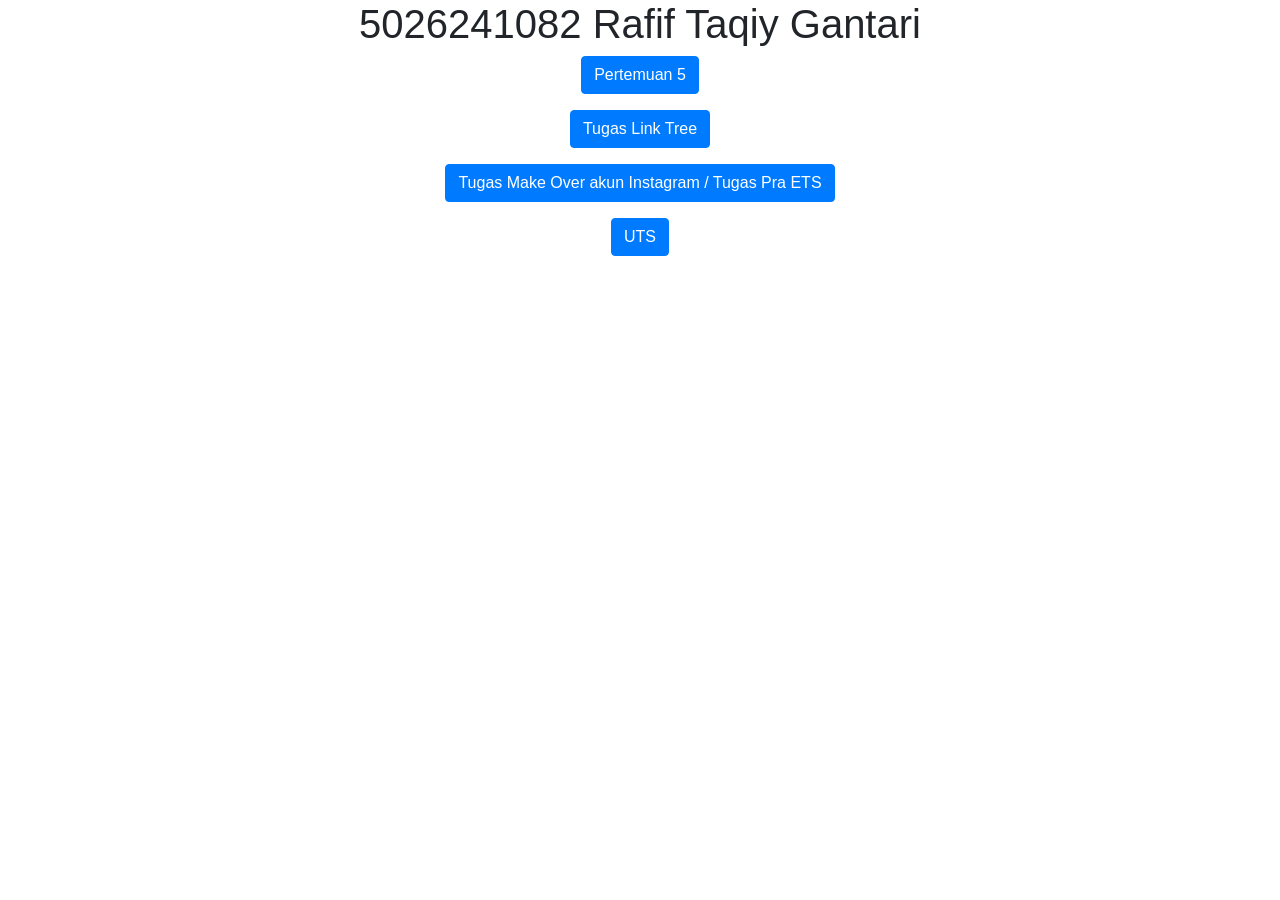
<file: index.html>
<!doctype html>
<html lang="en">
  <head>
    <title>5026241082</title>
    <meta charset="utf-8" />
    <meta name="viewport" content="width=device-width, initial-scale=1" />
    <link
      rel="stylesheet"
      href="https://cdn.jsdelivr.net/npm/bootstrap@4.6.2/dist/css/bootstrap.min.css"
    />
    <script src="https://cdn.jsdelivr.net/npm/jquery@3.7.1/dist/jquery.slim.min.js"></script>
    <script src="https://cdn.jsdelivr.net/npm/popper.js@1.16.1/dist/umd/popper.min.js"></script>
    <script src="https://cdn.jsdelivr.net/npm/bootstrap@4.6.2/dist/js/bootstrap.bundle.min.js"></script>
  </head>

  <body>
    <div class="container">
        <center>
            <h1>5026241082 Rafif Taqiy Gantari</h1>
            <p>
                <a href="/pertemuan5.html" target="_blank" class="btn btn-primary">
                    Pertemuan 5
                </a>
            </p>
            <p> 
                <a href="/linktree.html" target="_blank" class="btn btn-primary">
                    Tugas Link Tree
                </a>
            </p>
            <p>
                <a href="/tugas_ets.html" target="_blank" class="btn btn-primary">
                    Tugas Make Over akun Instagram / Tugas Pra ETS
                </a>
            </p>
            <p>
                <a href="/5026241082_RafifTaqiyGantari.html" target="_blank" class="btn btn-primary">
                    UTS
                </a>
            </p>
        </center>
    </div>
  </body>
</html>
</file>
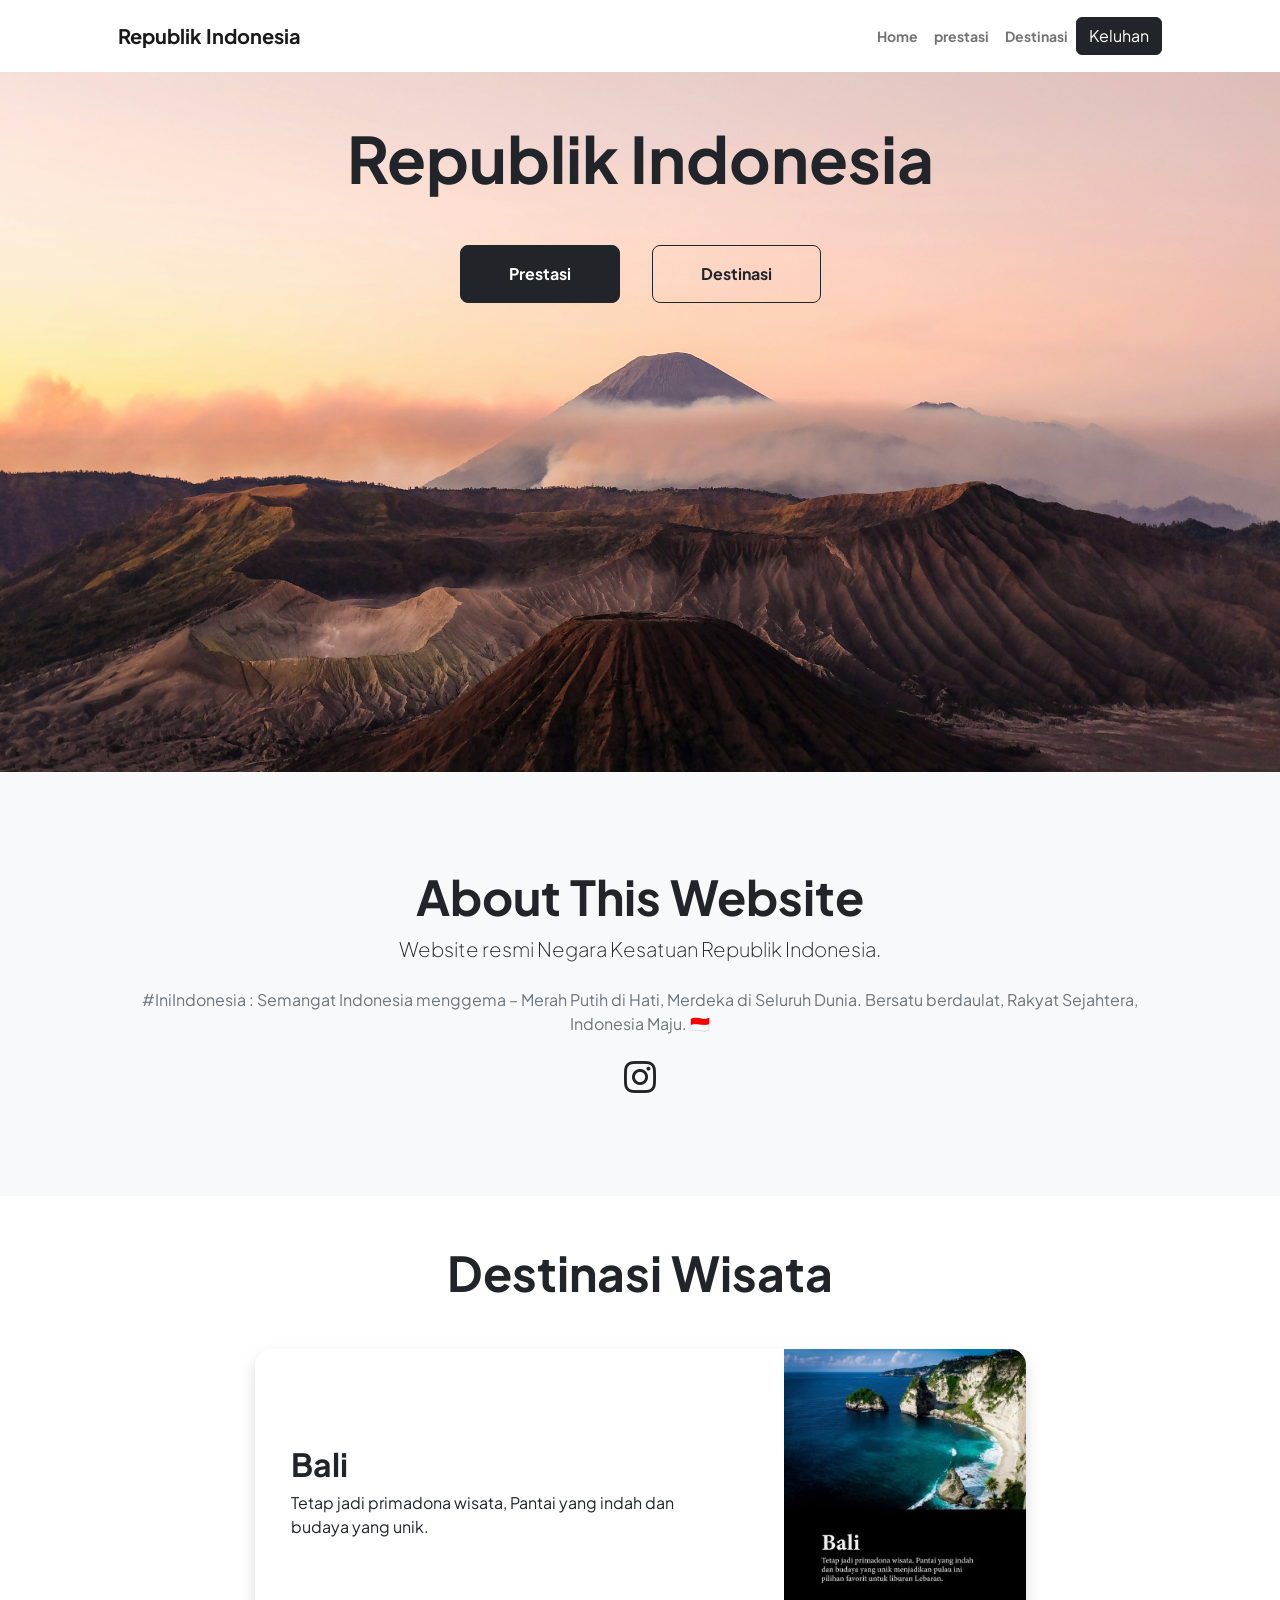
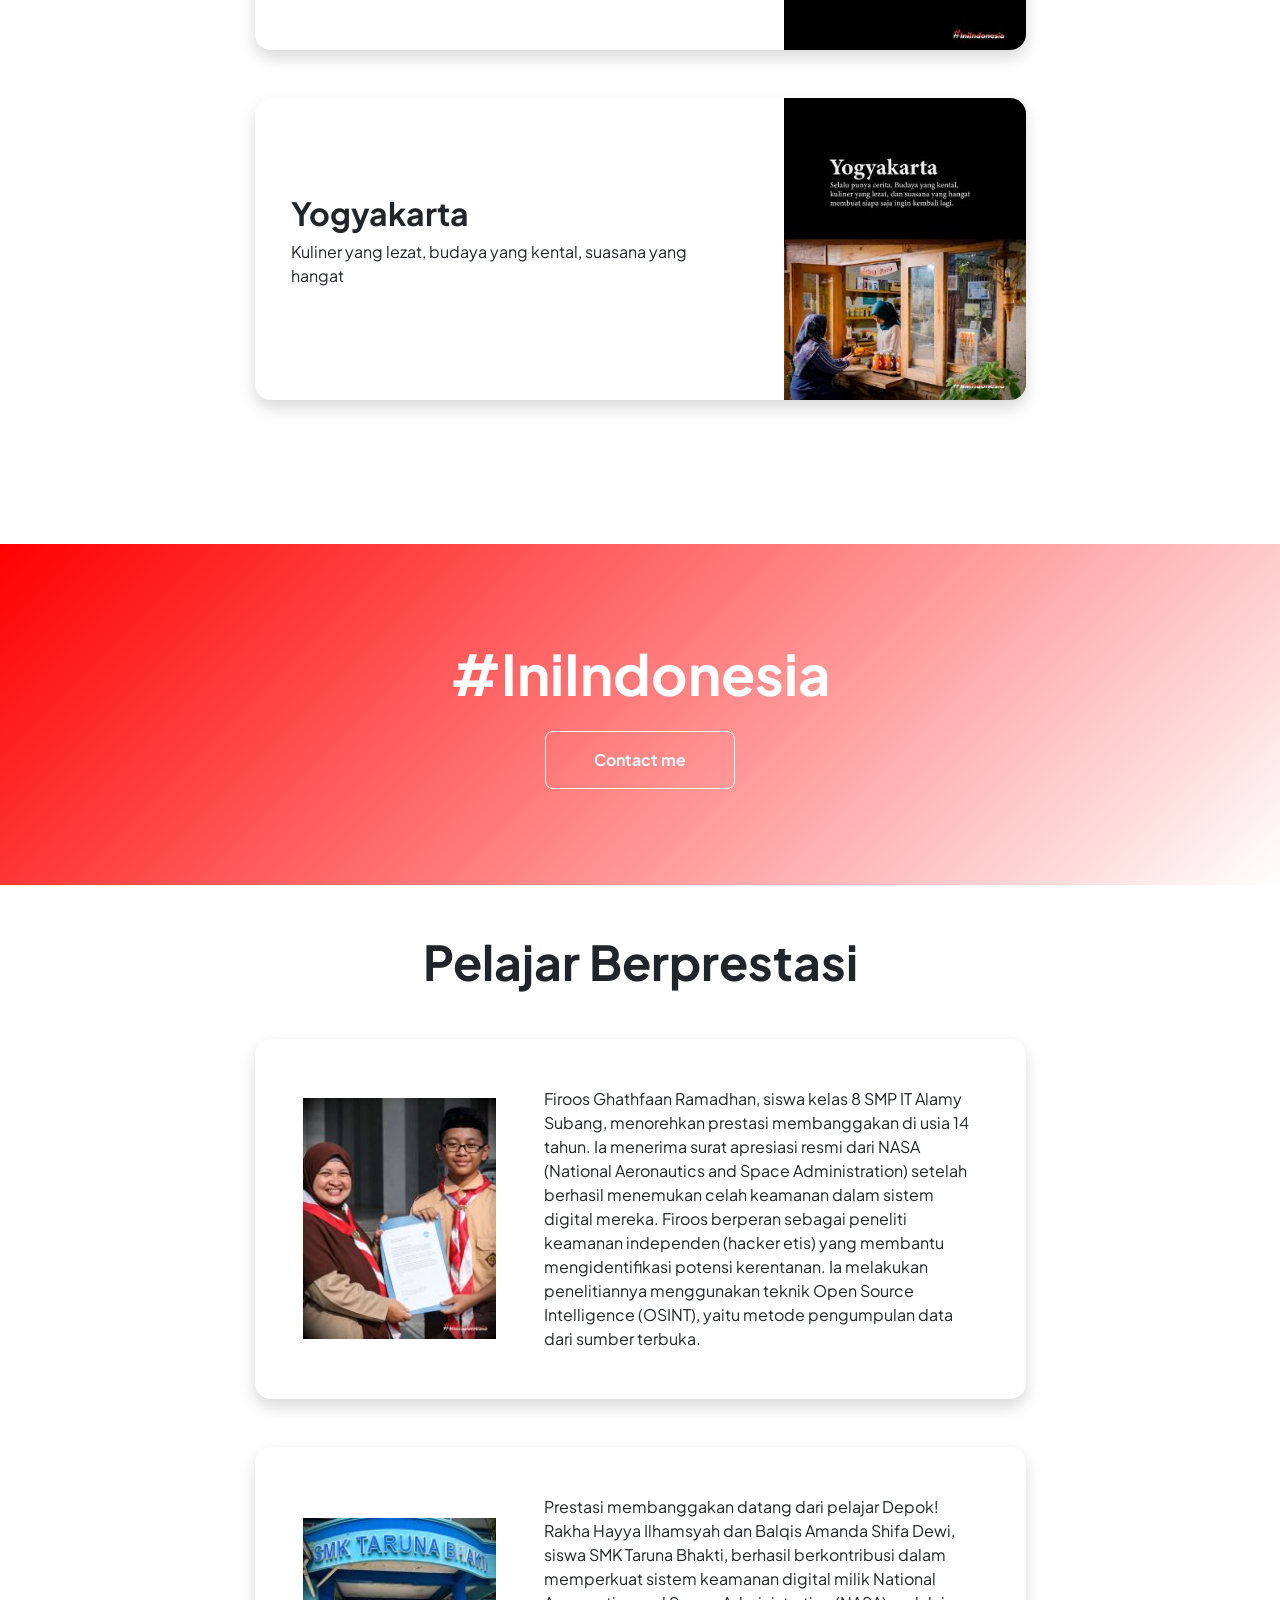
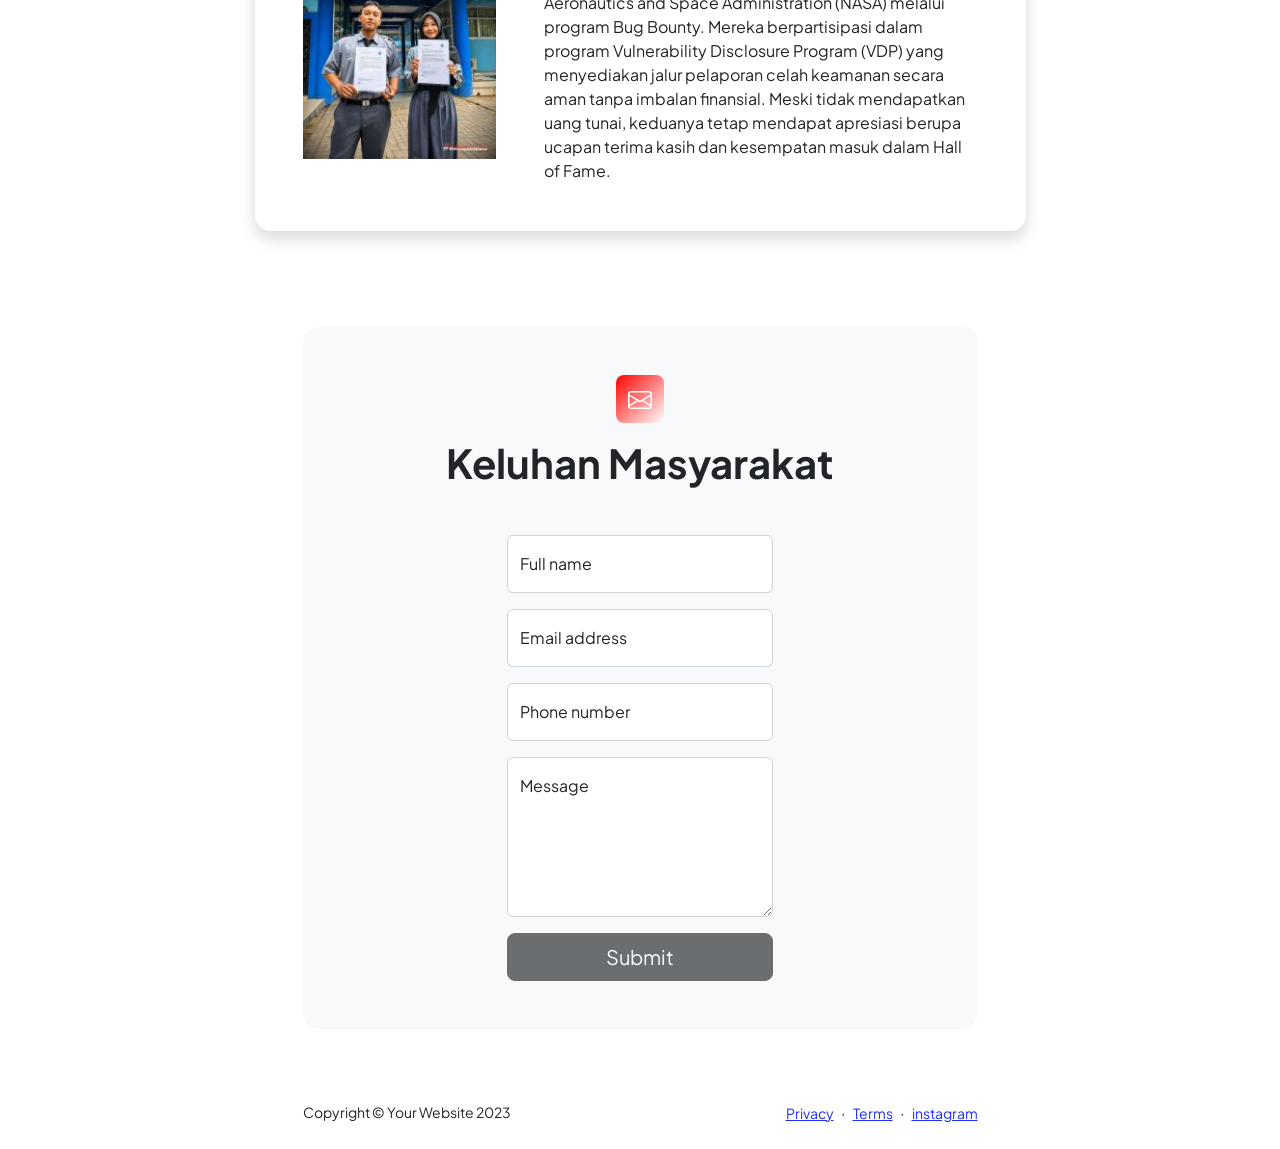
<file: 5026241082_RafifTaqiyGantari.html>
<!DOCTYPE html>
<html lang="en">

<head>
    <meta charset="utf-8" />
    <meta name="viewport" content="width=device-width, initial-scale=1, shrink-to-fit=no" />
    <meta name="description" content="" />
    <meta name="author" content="" />
    <title>Republik Indonesia</title>
    <!-- Favicon-->
    <link rel="icon" type="image/x-icon" href="assets/img-ets/flag.png" />
    <!-- Custom Google font-->
    <link rel="preconnect" href="https://fonts.googleapis.com" />
    <link rel="preconnect" href="https://fonts.gstatic.com" crossorigin />
    <link
        href="https://fonts.googleapis.com/css2?family=Plus+Jakarta+Sans:wght@100;200;300;400;500;600;700;800;900&amp;display=swap"
        rel="stylesheet" />
    <!-- Bootstrap icons-->
    <link href="https://cdn.jsdelivr.net/npm/bootstrap-icons@1.8.1/font/bootstrap-icons.css" rel="stylesheet" />
    <!-- Core theme CSS (includes Bootstrap)-->
    <link href="css/styles.css" rel="stylesheet" />
</head>

<body class="d-flex flex-column h-100">
    <main class="flex-shrink-0">
        <!-- Navigation-->
        <nav class="navbar navbar-expand-lg navbar-light bg-white py-3">
            <div class="container px-5">
                <a class="navbar-brand" href="index.html"><span class="fw-bolder text-primary">Republik
                        Indonesia</span></a>
                <button class="navbar-toggler" type="button" data-bs-toggle="collapse"
                    data-bs-target="#navbarSupportedContent" aria-controls="navbarSupportedContent"
                    aria-expanded="false" aria-label="Toggle navigation"><span
                        class="navbar-toggler-icon"></span></button>
                <div class="collapse navbar-collapse" id="navbarSupportedContent">
                    <ul class="navbar-nav ms-auto mb-2 mb-lg-0 small fw-bolder">
                        <li class="nav-item"><a class="nav-link" href="#">Home</a></li>
                        <li class="nav-item"><a class="nav-link" href="#prestasi">prestasi</a></li>
                        <li class="nav-item"><a class="nav-link" href="#project">Destinasi</a></li>
                        <li class="nav-item d-sm-none"><a class="nav-link" href="#keluhan">Keluhan</a></li>
                    </ul>
                </div>
                <div class="btn btn-dark d-none d-sm-block">
                    <a class="nav-link" href="#keluhan">Keluhan</a>
                </div>
            </div>
        </nav>
        <!-- Header-->
        <header class="py-5"
            style="background-image: url('assets/img/hero-bg.jpg'); height:700px; background-size:cover;">
            <div class="container px-5 pb-5">
                <div class="row gx-5 align-items-center">
                    <div class="col-xxl-5">
                        <!-- Header text content-->
                        <div class="text-center text-xxl-start">
                            <!-- <div class="fs-3 fw-light text-muted"></div> -->
                            <h1 class="display-3 fw-bolder mb-5"><span class=" d-inline">Republik
                                    Indonesia</span></h1>
                            <div
                                class="d-grid gap-3 d-sm-flex justify-content-sm-center justify-content-xxl-start mb-3">
                                <a class="btn btn-dark btn-lg px-5 py-3 me-sm-3 fs-6 fw-bolder"
                                    href="#prestasi">Prestasi</a>
                                <a class="btn btn-outline-dark btn-lg px-5 py-3 fs-6 fw-bolder"
                                    href="#project">Destinasi</a>
                            </div>
                        </div>
                    </div>
                    <div class="col-xxl-7">
                        <!-- Header profile picture-->
                        <div class="d-flex justify-content-center mt-5 mt-xxl-0">
                            <div class="profile">
                                <!-- TIP: For best results, use a photo with a transparent background like the demo example below-->
                                <!-- Watch a tutorial on how to do this on YouTube (link)-->
                                <!-- <img class="profile-img" src="assets/profile.png" alt="..." /> -->
                            </div>
                        </div>
                    </div>
                </div>
            </div>
            </div>
        </header>
        <!-- About Section-->
        <section class="bg-light py-5">
            <div class="container px-5">
                <div class="row gx-5 justify-content-center">
                    <div class="col-xxl-8">
                        <div class="text-center my-5">
                            <h2 class="display-5 fw-bolder"><span class="text-dark d-inline">About This Website</span>
                            </h2>
                            <p class="lead fw-light mb-4">Website resmi Negara Kesatuan Republik Indonesia.</p>
                            <p class="text-muted">#IniIndonesia : Semangat Indonesia menggema – Merah Putih di Hati,
                                Merdeka di Seluruh Dunia. Bersatu berdaulat, Rakyat Sejahtera, Indonesia Maju. 🇮🇩</p>
                            <div class="d-flex justify-content-center fs-2 gap-4">
                                <a class="text-dark" href="https://www.instagram.com/republikindonesia/"><i
                                        class="bi bi-instagram"></i></a>
                            </div>
                        </div>
                    </div>
                </div>
            </div>
        </section>

    </main>
    <!-- Projects Section-->
    <section class="py-5" id="project">
        <div class="container px-5 mb-5">
            <div class="text-center mb-5">
                <h1 class="display-5 fw-bolder mb-0"><span class="text-dark d-inline">Destinasi Wisata</span></h1>
            </div>
            <div class="row gx-5 justify-content-center">
                <div class="col-lg-11 col-xl-9 col-xxl-8">
                    <!-- Project Card 1-->
                    <div class="card shadow border-0 rounded-4 mb-5 overflow-hidden">
                        <div class="card-body p-0">
                            <div class="row align-items-center">
                                <div class="col-lg-8 p-5">
                                    <h2 class="fw-bolder">Bali</h2>
                                    <p>Tetap jadi primadona wisata, Pantai yang indah dan budaya yang unik.</p>
                                </div>
                                <div class="col text-lg-start mb-4 mb-lg-0">
                                    <img class="img-fluid" src="assets/img-ets/bali.jpg" alt="">
                                </div>
                            </div>
                        </div>
                    </div>
                    <!-- Project Card 2-->
                    <div class="card shadow border-0 rounded-4 mb-5 overflow-hidden">
                        <div class="card-body p-0">
                            <div class="row align-items-center">
                                <div class="col-md-8 p-5">
                                    <h2 class="fw-bolder">Yogyakarta</h2>
                                    <p>Kuliner yang lezat, budaya yang kental, suasana yang hangat</p>
                                </div>
                                <div class="col text-lg-start mb-4 mb-lg-0">
                                    <img class="img-fluid" src="assets/img-ets/yogyakarta.jpg" alt="">
                                </div>
                            </div>
                        </div>
                    </div>
                </div>
            </div>
        </div>
    </section>
    <section class="py-5 bg-gradient-primary-to-secondary text-white">
        <div class="container px-5 my-5">
            <div class="text-center">
                <h2 class="display-4 fw-bolder mb-4">#IniIndonesia</h2>
                <a class="btn btn-outline-light btn-lg px-5 py-3 fs-6 fw-bolder" href="contact.html">Contact me</a>
            </div>
        </div>
    </section>
    <div class="container px-5 my-5" id="prestasi">
        <div class="text-center mb-5">
            <h1 class="display-5 fw-bolder mb-0"><span class="text-dark d-inline">Pelajar Berprestasi</span></h1>
        </div>
        <div class="row gx-5 justify-content-center">
            <div class="col-lg-11 col-xl-9 col-xxl-8">
                <!-- Experience Section-->
                <section>
                    <!-- Experience Card 1-->
                    <div class="card shadow border-0 rounded-4 mb-5">
                        <div class="card-body p-5">
                            <div class="row align-items-center gx-5">
                                <div class="col text-center text-lg-start mb-4 mb-lg-0">
                                    <img class="img-fluid" src="assets/img-ets/firoos.jpg" alt="">
                                </div>
                                <div class="col-lg-8">
                                    <div>Firoos Ghathfaan Ramadhan, siswa kelas 8 SMP IT Alamy Subang, menorehkan
                                        prestasi membanggakan di usia 14 tahun. Ia menerima surat apresiasi resmi dari
                                        NASA (National Aeronautics and Space Administration) setelah berhasil menemukan
                                        celah keamanan dalam sistem digital mereka.

                                        Firoos berperan sebagai peneliti keamanan independen (hacker etis) yang membantu
                                        mengidentifikasi potensi kerentanan. Ia melakukan penelitiannya menggunakan
                                        teknik Open Source Intelligence (OSINT), yaitu metode pengumpulan data dari
                                        sumber terbuka.</div>
                                </div>
                            </div>
                        </div>
                    </div>
                    <!-- Experience Card 2-->
                    <div class="card shadow border-0 rounded-4 mb-5">
                        <div class="card-body p-5">
                            <div class="row align-items-center gx-5">
                                <div class="col text-center text-lg-start mb-4 mb-lg-0">
                                    <!-- <div class="text-primary fw-bolder mb-2">2026</div>
                                        <div class="small fw-bolder">Rakha Hayya Ilhamsyah dan Balqis Amanda Shifa Dewi</div> -->
                                    <img class="img-fluid" src="assets/img-ets/taruna.jpg" alt="">

                                </div>
                                <div class="col-lg-8">
                                    <div>Prestasi membanggakan datang dari pelajar Depok! Rakha Hayya Ilhamsyah dan
                                        Balqis Amanda Shifa Dewi, siswa SMK Taruna Bhakti, berhasil berkontribusi dalam
                                        memperkuat sistem keamanan digital milik National Aeronautics and Space
                                        Administration (NASA) melalui program Bug Bounty.

                                        Mereka berpartisipasi dalam program Vulnerability Disclosure Program (VDP) yang
                                        menyediakan jalur pelaporan celah keamanan secara aman tanpa imbalan finansial.
                                        Meski tidak mendapatkan uang tunai, keduanya tetap mendapat apresiasi berupa
                                        ucapan terima kasih dan kesempatan masuk dalam Hall of Fame.</div>
                                </div>
                            </div>
                        </div>
                    </div>
                </section>

                <section class="py-5" id="keluhan">
                    <div class="container px-5">
                        <!-- Contact form-->
                        <div class="bg-light rounded-4 py-5 px-4 px-md-5">
                            <div class="text-center mb-5">
                                <div
                                    class="feature bg-primary bg-gradient-primary-to-secondary text-white rounded-3 mb-3">
                                    <i class="bi bi-envelope"></i>
                                </div>
                                <h1 class="fw-bolder">Keluhan Masyarakat</h1>
                            </div>
                            <div class="row gx-5 justify-content-center">
                                <div class="col-lg-8 col-xl-6">
                                    <!-- * * * * * * * * * * * * * * *-->
                                    <!-- * * SB Forms Contact Form * *-->
                                    <!-- * * * * * * * * * * * * * * *-->
                                    <!-- This form is pre-integrated with SB Forms.-->
                                    <!-- To make this form functional, sign up at-->
                                    <!-- https://startbootstrap.com/solution/contact-forms-->
                                    <!-- to get an API token!-->
                                    <form id="contactForm" data-sb-form-api-token="API_TOKEN">
                                        <!-- Name input-->
                                        <div class="form-floating mb-3">
                                            <input class="form-control" id="name" type="text"
                                                placeholder="Enter your name..." data-sb-validations="required" />
                                            <label for="name">Full name</label>
                                            <div class="invalid-feedback" data-sb-feedback="name:required">A name is
                                                required.</div>
                                        </div>
                                        <!-- Email address input-->
                                        <div class="form-floating mb-3">
                                            <input class="form-control" id="email" type="email"
                                                placeholder="name@example.com" data-sb-validations="required,email" />
                                            <label for="email">Email address</label>
                                            <div class="invalid-feedback" data-sb-feedback="email:required">An email is
                                                required.</div>
                                            <div class="invalid-feedback" data-sb-feedback="email:email">Email is not
                                                valid.</div>
                                        </div>
                                        <!-- Phone number input-->
                                        <div class="form-floating mb-3">
                                            <input class="form-control" id="phone" type="tel"
                                                placeholder="(123) 456-7890" data-sb-validations="required" />
                                            <label for="phone">Phone number</label>
                                            <div class="invalid-feedback" data-sb-feedback="phone:required">A phone
                                                number is required.</div>
                                        </div>
                                        <!-- Message input-->
                                        <div class="form-floating mb-3">
                                            <textarea class="form-control" id="message" type="text"
                                                placeholder="Enter your message here..." style="height: 10rem"
                                                data-sb-validations="required"></textarea>
                                            <label for="message">Message</label>
                                            <div class="invalid-feedback" data-sb-feedback="message:required">A message
                                                is required.</div>
                                        </div>
                                        <!-- Submit success message-->
                                        <!---->
                                        <!-- This is what your users will see when the form-->
                                        <!-- has successfully submitted-->
                                        <div class="d-none" id="submitSuccessMessage">
                                            <div class="text-center mb-3">
                                                <div class="fw-bolder">Form submission successful!</div>
                                                To activate this form, sign up at
                                                <br />
                                                <a
                                                    href="https://startbootstrap.com/solution/contact-forms">https://startbootstrap.com/solution/contact-forms</a>
                                            </div>
                                        </div>
                                        <!-- Submit error message-->
                                        <!---->
                                        <!-- This is what your users will see when there is-->
                                        <!-- an error submitting the form-->
                                        <div class="d-none" id="submitErrorMessage">
                                            <div class="text-center text-danger mb-3">Error sending message!</div>
                                        </div>
                                        <!-- Submit Button-->
                                        <div class="d-grid"><button class="btn btn-dark btn-lg disabled"
                                                id="submitButton" type="submit">Submit</button></div>
                                    </form>
                                </div>
                            </div>
                        </div>
                    </div>
                </section>

                <!-- Footer-->
                <footer class="bg-white py-4 mt-auto">
                    <div class="container px-5">
                        <div class="row align-items-center justify-content-between flex-column flex-sm-row">
                            <div class="col-auto">
                                <div class="small m-0">Copyright &copy; Your Website 2023</div>
                            </div>
                            <div class="col-auto">
                                <a class="small" href="#!">Privacy</a>
                                <span class="mx-1">&middot;</span>
                                <a class="small" href="#!">Terms</a>
                                <span class="mx-1">&middot;</span>
                                <a class="small" target="_blank" href="https://www.instagram.com/republikindonesia/">instagram</a>
                            </div>
                        </div>
                    </div>
                </footer>
                <!-- Bootstrap core JS-->
                <script src="https://cdn.jsdelivr.net/npm/bootstrap@5.2.3/dist/js/bootstrap.bundle.min.js"></script>
                <!-- Core theme JS-->
                <script src="js/scripts.js"></script>
</body>

</html>
</file>
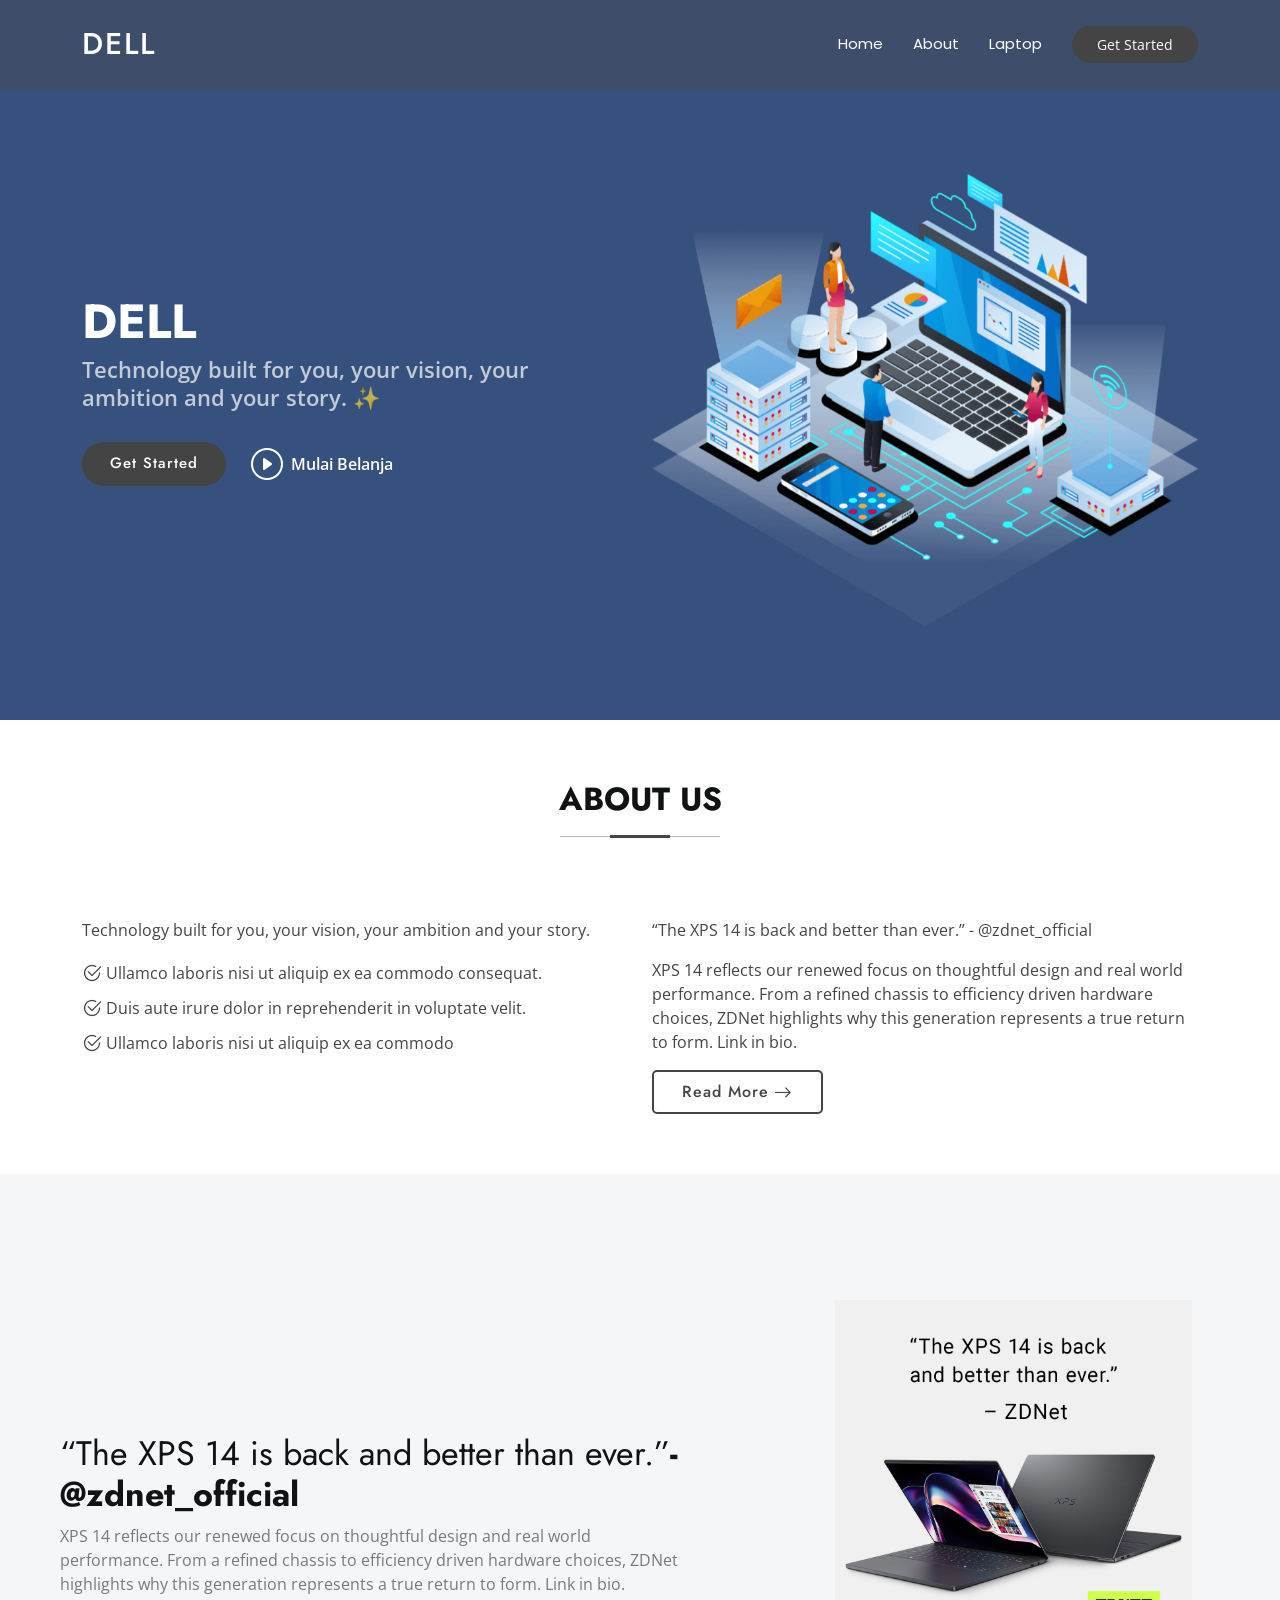
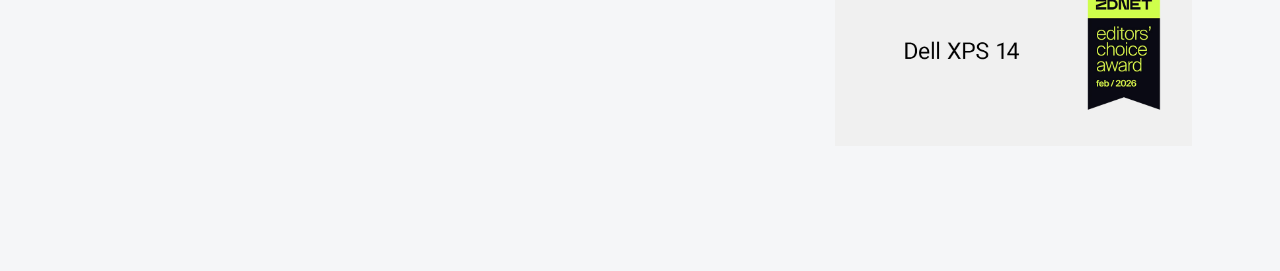
<file: pertemuan5.html>
<!doctype html>
<html lang="en">

<head>
    <meta charset="utf-8" />
    <meta content="width=device-width, initial-scale=1.0" name="viewport" />
    <title>DELL</title>
    <meta name="description" content />
    <meta name="keywords" content />

    <!-- Favicons -->
    <link href="assets/img/favicon.png" rel="icon" />
    <link href="assets/img/apple-touch-icon.png" rel="apple-touch-icon" />

    <!-- Fonts -->
    <link href="https://fonts.googleapis.com" rel="preconnect" />
    <link href="https://fonts.gstatic.com" rel="preconnect" crossorigin />
    <link
        href="https://fonts.googleapis.com/css2?family=Open+Sans:ital,wght@0,300;0,400;0,500;0,600;0,700;0,800;1,300;1,400;1,500;1,600;1,700;1,800&family=Poppins:ital,wght@0,100;0,200;0,300;0,400;0,500;0,600;0,700;0,800;0,900;1,100;1,200;1,300;1,400;1,500;1,600;1,700;1,800;1,900&family=Jost:ital,wght@0,100;0,200;0,300;0,400;0,500;0,600;0,700;0,800;0,900;1,100;1,200;1,300;1,400;1,500;1,600;1,700;1,800;1,900&display=swap"
        rel="stylesheet" />

    <!-- Vendor CSS Files -->
    <link href="assets/vendor/bootstrap/css/bootstrap.min.css" rel="stylesheet" />
    <link href="assets/vendor/bootstrap-icons/bootstrap-icons.css" rel="stylesheet" />
    <link href="assets/vendor/aos/aos.css" rel="stylesheet" />
    <link href="assets/vendor/glightbox/css/glightbox.min.css" rel="stylesheet" />
    <link href="assets/vendor/swiper/swiper-bundle.min.css" rel="stylesheet" />

    <!-- Main CSS File -->
    <link href="assets/css/main.css" rel="stylesheet" />

    <!-- =======================================================
  * Template Name: Arsha
  * Template URL: https://bootstrapmade.com/arsha-free-bootstrap-html-template-corporate/
  * Updated: Feb 22 2025 with Bootstrap v5.3.3
  * Author: BootstrapMade.com
  * License: https://bootstrapmade.com/license/
  ======================================================== -->
</head>

<body>
    <header id="header" class="header d-flex align-items-center fixed-top">
        <div class="container-fluid container-xl position-relative d-flex align-items-center">
            <a href="index.html" class="logo d-flex align-items-center me-auto">
                <!-- Uncomment the line below if you also wish to use an image logo -->
                <!-- <img src="assets/img/logo.webp" alt=""> -->
                <h1 class="sitename">DELL</h1>
            </a>

            <nav id="navmenu" class="navmenu">
                <ul>
                    <li><a href="#header" class="active">Home</a></li>
                    <li><a href="#about">About</a></li>
                    <li><a href="#laptop">Laptop</a></li>
                </ul>
                <i class="mobile-nav-toggle d-xl-none bi bi-list"></i>
            </nav>

            <a class="btn-getstarted" href="#about">Get Started</a>
        </div>
    </header>

    <main>
        <!-- Hero Section -->
        <section id="hero" class="hero section dark-background">

            <div class="container">
                <div class="row gy-4">
                    <div class="col-lg-6 order-2 order-lg-1 d-flex flex-column justify-content-center"
                        data-aos="zoom-out">
                        <h1>DELL</h1>
                        <p>Technology built for you, your vision, your ambition and your story. ✨</p>
                        <div class="d-flex">
                            <a href="#about" class="btn-get-started">Get Started</a>
                            <a href="https://visitstore.bio/dell"
                                class="glightbox btn-watch-video d-flex align-items-center"><i
                                    class="bi bi-play-circle"></i><span>Mulai Belanja</span></a>
                        </div>
                    </div>
                    <div class="col-lg-6 order-1 order-lg-2 hero-img" data-aos="zoom-out" data-aos-delay="200">
                        <img src="assets/img/hero-img.png" class="img-fluid animated" alt="">
                    </div>
                </div>
            </div>

        </section><!-- /Hero Section -->

        <!-- About Section -->
        <section id="about" class="about section">

            <!-- Section Title -->
            <div class="container section-title" data-aos="fade-up">
                <h2>About Us</h2>
            </div><!-- End Section Title -->

            <div class="container">

                <div class="row gy-4">

                    <div class="col-lg-6 content" data-aos="fade-up" data-aos-delay="100">
                        <p>
                            Technology built for you, your vision, your ambition and your story.
                        </p>
                        <ul>
                            <li><i class="bi bi-check2-circle"></i> <span>Ullamco laboris nisi ut aliquip ex ea commodo
                                    consequat.</span></li>
                            <li><i class="bi bi-check2-circle"></i> <span>Duis aute irure dolor in reprehenderit in
                                    voluptate
                                    velit.</span></li>
                            <li><i class="bi bi-check2-circle"></i> <span>Ullamco laboris nisi ut aliquip ex ea
                                    commodo</span></li>
                        </ul>
                    </div>

                    <div class="col-lg-6" data-aos="fade-up" data-aos-delay="200">
                        <p>“The XPS 14 is back and better than ever.” - @zdnet_official
                        </p>
                        <p>
                            XPS 14 reflects our renewed focus on thoughtful design and real world performance. From a
                            refined chassis to efficiency driven hardware choices, ZDNet highlights why this generation
                            represents a true return to form.

                            Link in bio.
                        </p>
                        <a href="#" class="read-more"><span>Read More</span><i class="bi bi-arrow-right"></i></a>
                    </div>

                </div>

            </div>

        </section><!-- /About Section -->
    </main>

    <!-- Why Us Section -->
    <section id="why-us" class="section why-us light-background" data-builder="section">

        <div class="container-fluid">

            <div class="row gy-4">

                <div class="col-lg-7 d-flex flex-column justify-content-center order-2 order-lg-1">

                    <div class="content px-xl-5" data-aos="fade-up" data-aos-delay="100">
                        <h3><span>“The XPS 14 is back and better than ever.”</span><strong>- @zdnet_official</strong>
                        </h3>
                        <p>
                            XPS 14 reflects our renewed focus on thoughtful design and real world performance. From a
                            refined chassis to efficiency driven hardware choices, ZDNet highlights why this generation
                            represents a true return to form.

                            Link in bio.
                        </p>
                    </div>
                </div>

                <div class="col-lg-5 order-1 order-lg-2 why-us-img">
                    <img src="assets/img/DELL.jpeg" class="img-fluid" alt="" data-aos="zoom-in" data-aos-delay="100">
                </div>
            </div>

        </div>

    </section><!-- /Why Us Section -->

    <!-- Scroll Top -->
    <a href="#" id="scroll-top" class="scroll-top d-flex align-items-center justify-content-center">
        <i class="bi bi-arrow-up-short"></i></a>

    <!-- Preloader -->
    <div id="preloader"></div>

    <!-- Vendor JS Files -->
    <script src="assets/vendor/bootstrap/js/bootstrap.bundle.min.js"></script>
    <script src="assets/vendor/php-email-form/validate.js"></script>
    <script src="assets/vendor/aos/aos.js"></script>
    <script src="assets/vendor/glightbox/js/glightbox.min.js"></script>
    <script src="assets/vendor/swiper/swiper-bundle.min.js"></script>
    <script src="assets/vendor/waypoints/noframework.waypoints.js"></script>
    <script src="assets/vendor/imagesloaded/imagesloaded.pkgd.min.js"></script>
    <script src="assets/vendor/isotope-layout/isotope.pkgd.min.js"></script>

    <!-- Main JS File -->
    <script src="assets/js/main.js"></script>
</body>

</html>
</file>
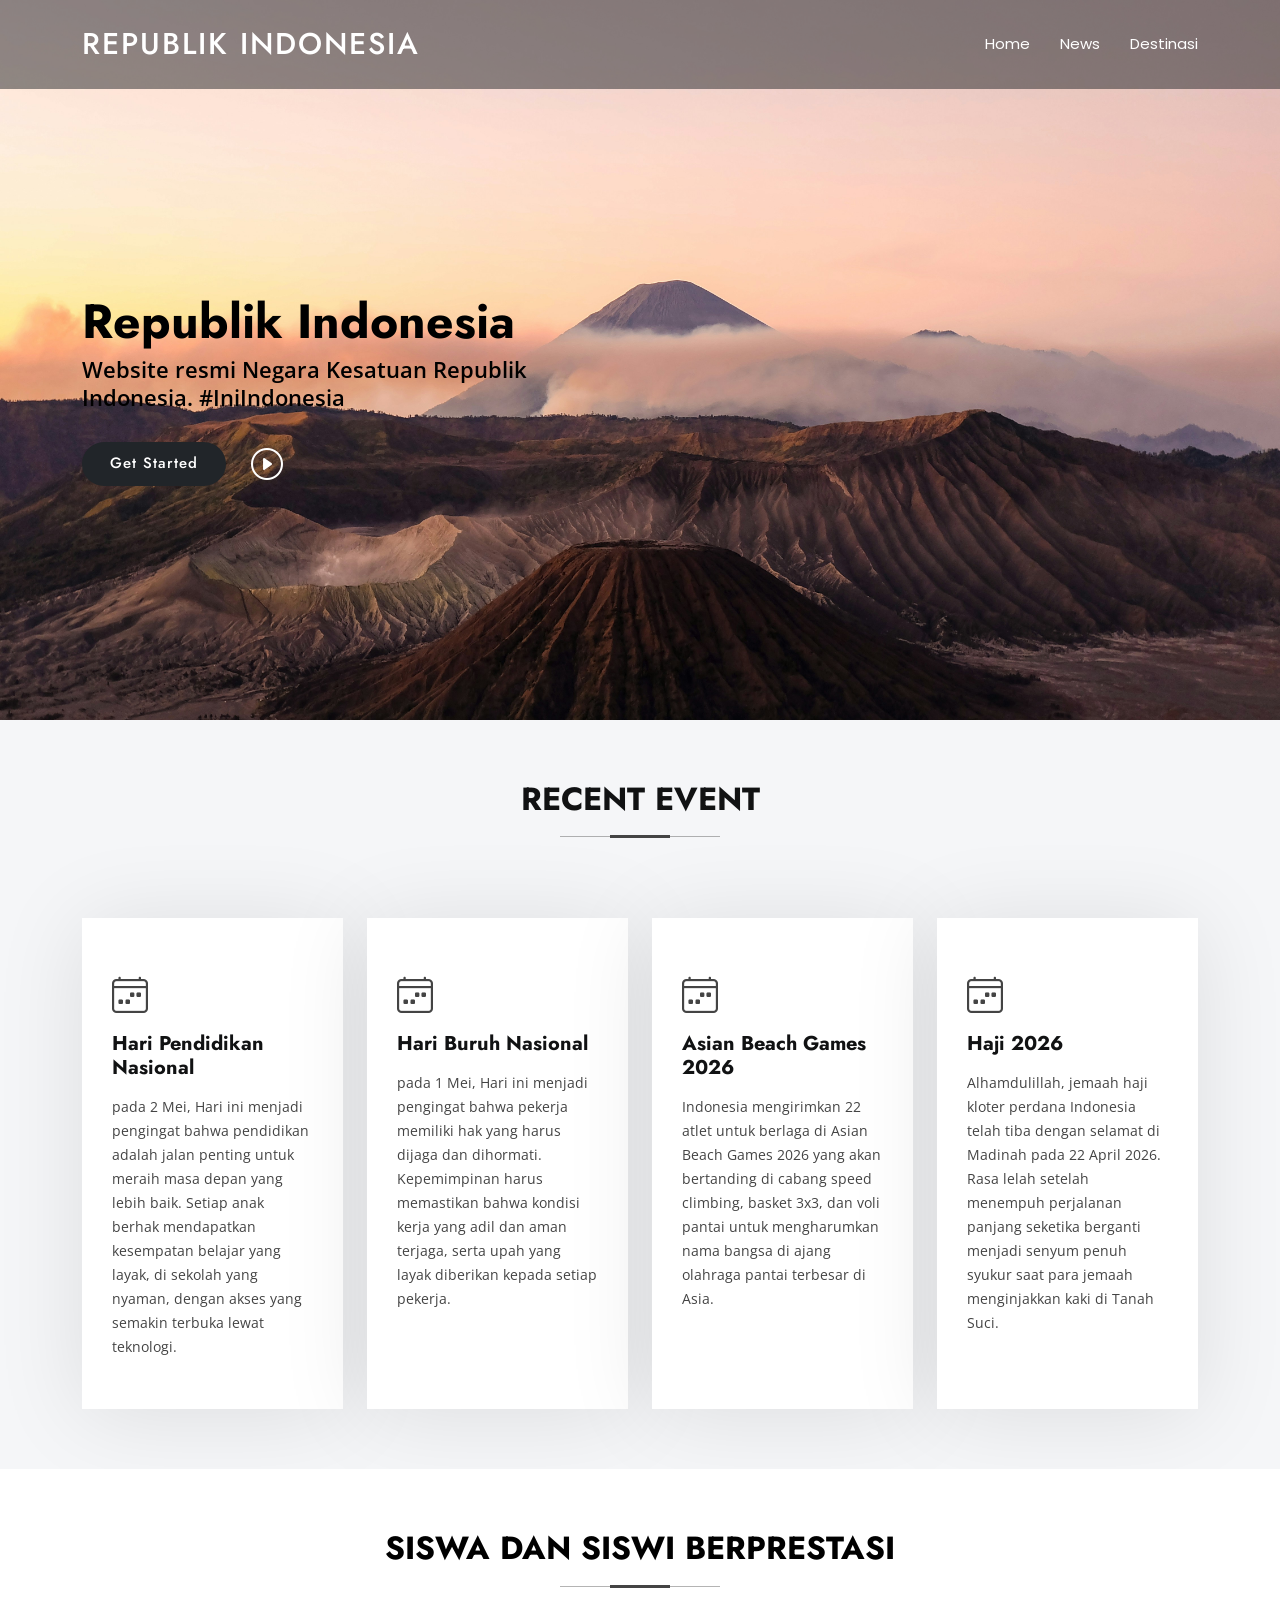
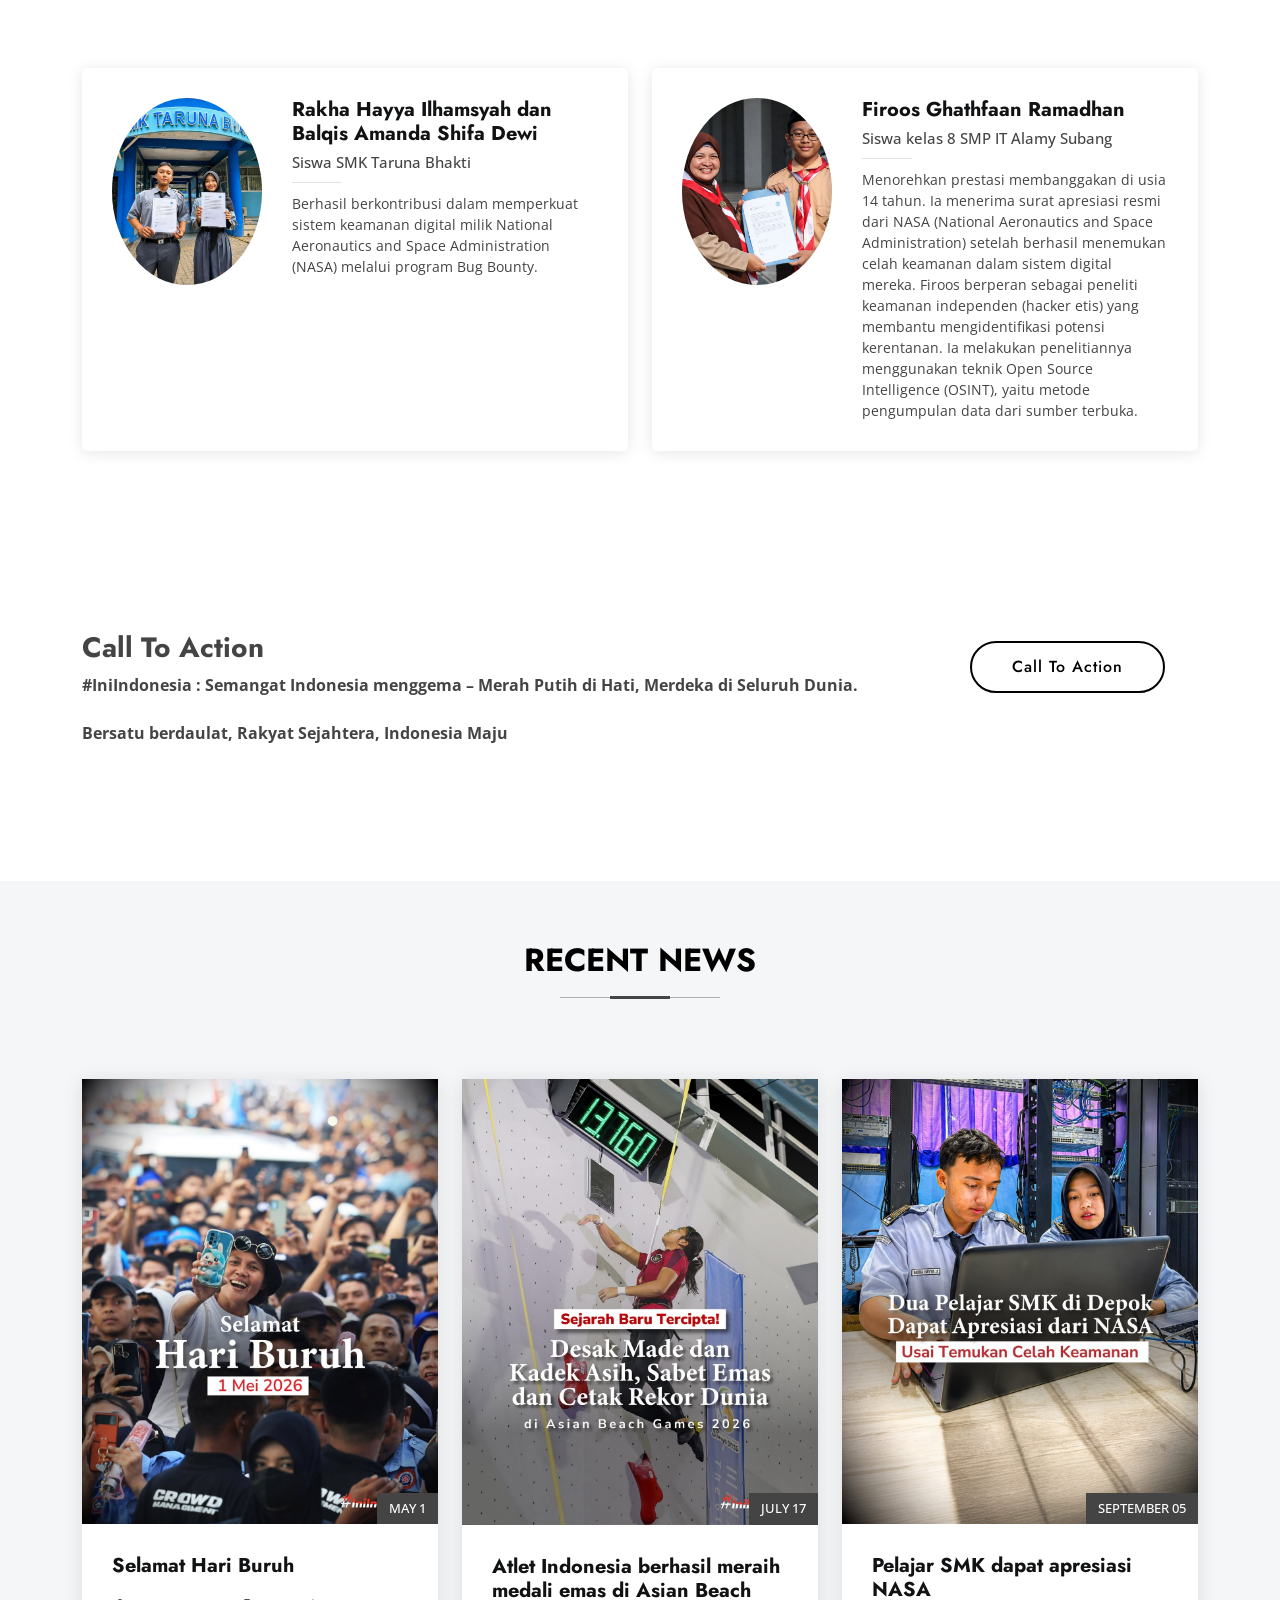
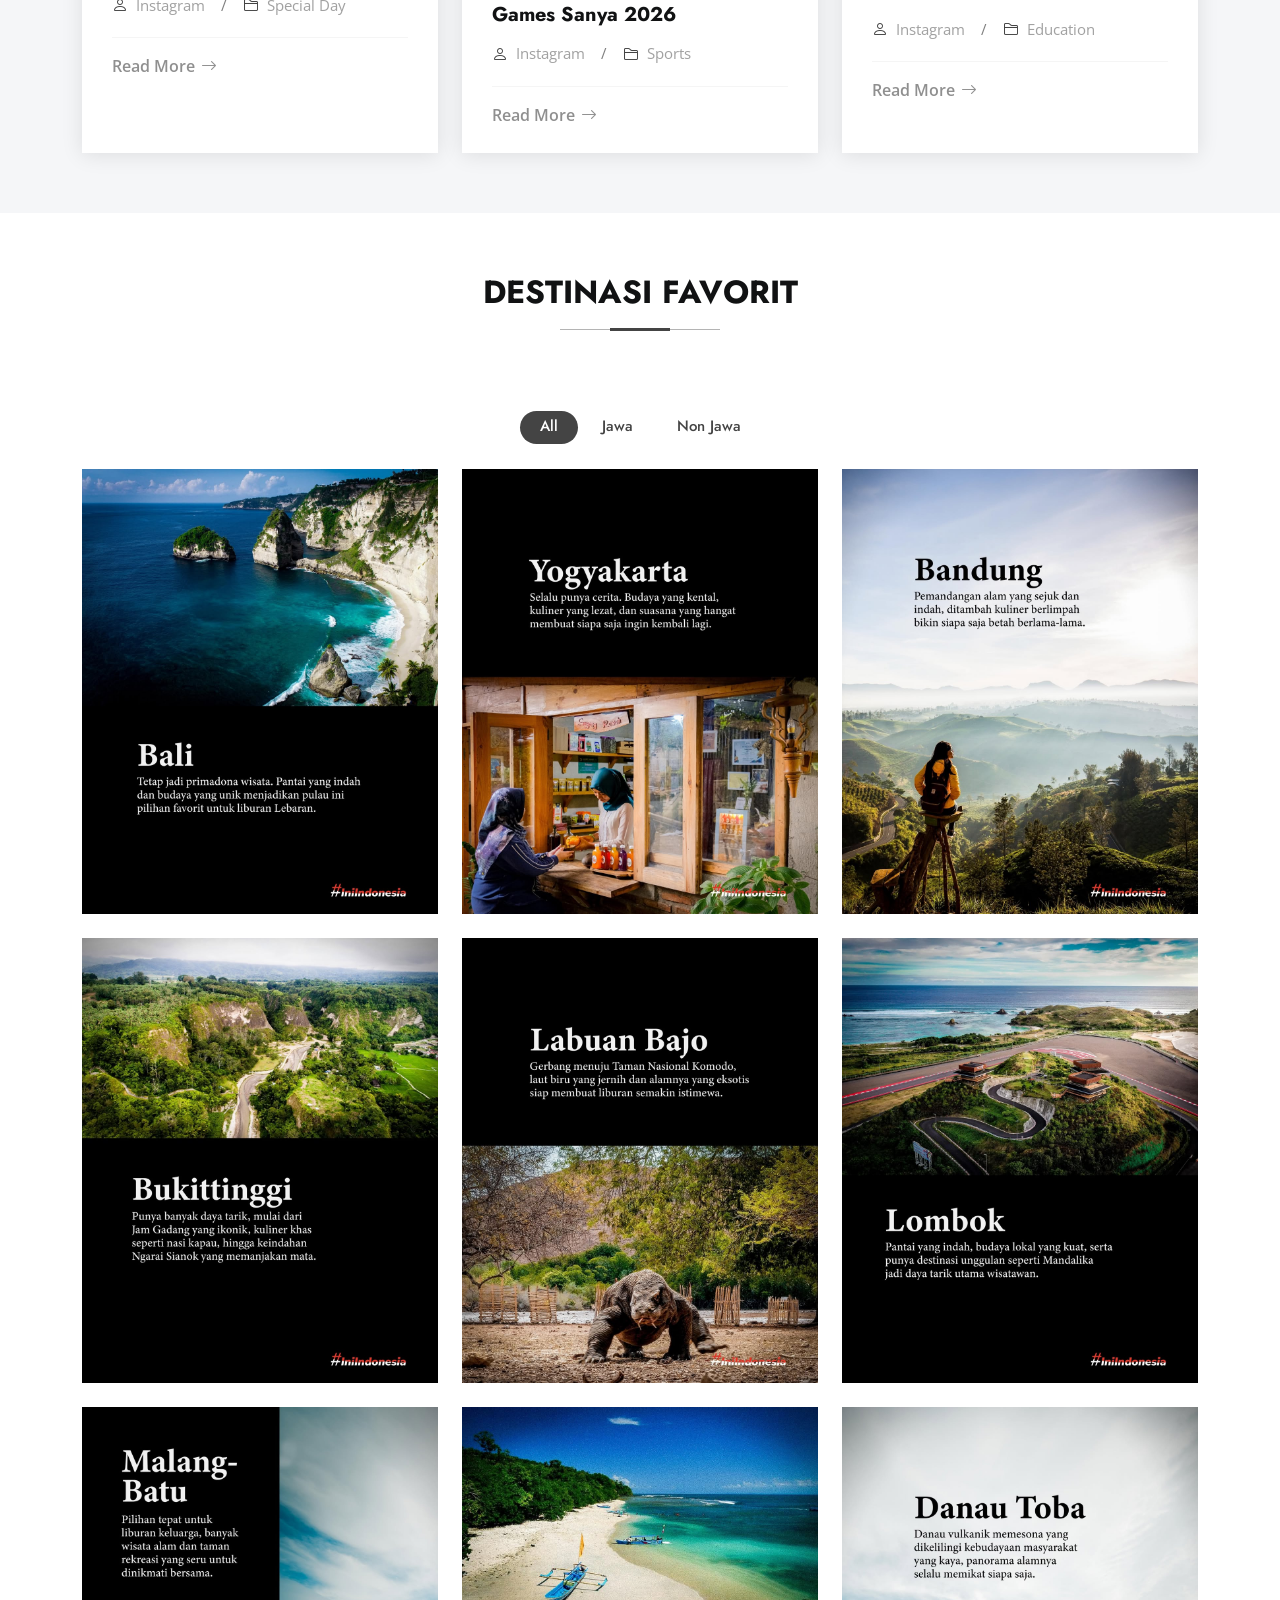
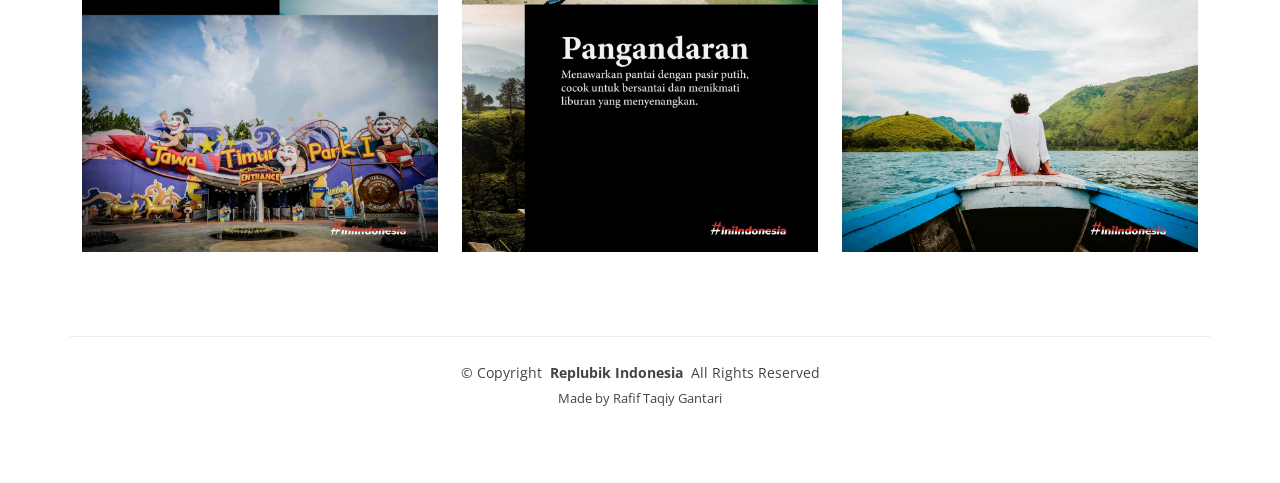
<file: tugas_ets.html>
<!DOCTYPE html>
<html lang="en">

<head>
    <meta charset="utf-8">
    <meta content="width=device-width, initial-scale=1.0" name="viewport">
    <title>Index - Arsha Bootstrap Template</title>
    <meta name="description" content="">
    <meta name="keywords" content="">

    <!-- Favicons -->
    <link href="assets/img/favicon.png" rel="icon">
    <link href="assets/img/apple-touch-icon.png" rel="apple-touch-icon">

    <!-- Fonts -->
    <link href="https://fonts.googleapis.com" rel="preconnect">
    <link href="https://fonts.gstatic.com" rel="preconnect" crossorigin>
    <link
        href="https://fonts.googleapis.com/css2?family=Open+Sans:ital,wght@0,300;0,400;0,500;0,600;0,700;0,800;1,300;1,400;1,500;1,600;1,700;1,800&family=Poppins:ital,wght@0,100;0,200;0,300;0,400;0,500;0,600;0,700;0,800;0,900;1,100;1,200;1,300;1,400;1,500;1,600;1,700;1,800;1,900&family=Jost:ital,wght@0,100;0,200;0,300;0,400;0,500;0,600;0,700;0,800;0,900;1,100;1,200;1,300;1,400;1,500;1,600;1,700;1,800;1,900&display=swap"
        rel="stylesheet">

    <!-- Vendor CSS Files -->
    <link href="assets/vendor/bootstrap/css/bootstrap.min.css" rel="stylesheet">
    <link href="assets/vendor/bootstrap-icons/bootstrap-icons.css" rel="stylesheet">
    <link href="assets/vendor/aos/aos.css" rel="stylesheet">
    <link href="assets/vendor/glightbox/css/glightbox.min.css" rel="stylesheet">
    <link href="assets/vendor/swiper/swiper-bundle.min.css" rel="stylesheet">

    <!-- Main CSS File -->
    <link href="assets/css/main.css" rel="stylesheet">

    <!-- =======================================================
  * Template Name: Arsha
  * Template URL: https://bootstrapmade.com/arsha-free-bootstrap-html-template-corporate/
  * Updated: Feb 22 2025 with Bootstrap v5.3.3
  * Author: BootstrapMade.com
  * License: https://bootstrapmade.com/license/
  ======================================================== -->
    <style>
        #dark-font {
            color: black;
        }
    </style>
</head>

<body>
    <header id="header" class="header d-flex align-items-center fixed-top bg-dark bg-opacity-50 bg-opacity-50">
        <div class="container-fluid container-xl position-relative d-flex align-items-center">
            <a href="#hero" class="logo d-flex align-items-center me-auto">
                <!-- Uncomment the line below if you also wish to use an image logo -->
                <!-- <img src="assets/img/logo.webp" alt=""> -->
                <h1 class="sitename">Republik Indonesia</h1>
            </a>

            <nav id="navmenu" class="navmenu">
                <ul>
                    <li><a href="#header" class="active">Home</a></li>
                    <li><a href="#recent-blog-postst">News</a></li>
                    <li><a href="#recent-blog-postst">Destinasi</a></li>
                </ul>
                <i class="mobile-nav-toggle d-xl-none bi bi-list"></i>
            </nav>
        </div>
    </header>
    <main>
        <!-- Hero Section -->
        <section style="background-image: url('assets/img/hero-bg.jpg'); height:300px; background-size:cover;" id="hero"
            class="hero section dark-background">

            <div class="container">
                <div class="row gy-4">
                    <div class="col-lg-6 order-2 order-lg-1 d-flex flex-column justify-content-center"
                        data-aos="zoom-out">
                        <h1 id="dark-font">Republik Indonesia</h1>
                        <p id="dark-font">Website resmi Negara Kesatuan Republik Indonesia. #IniIndonesia</p>
                        <div class="d-flex">
                            <a href="#about" class="btn-get-started bg-dark">Get Started</a>
                            <a href="https://visitstore.bio/dell"
                                class="glightbox btn-watch-video d-flex align-items-center"><i
                                    class="bi bi-play-circle"></i><span></span></a>
                        </div>
                    </div>
                </div>
            </div>

        </section><!-- /Hero Section -->

        <!-- Services Section -->
        <section id="services" class="services section light-background">

            <!-- Section Title -->
            <div class="container section-title" data-aos="fade-up">
                <h2>Recent Event</h2>
            </div><!-- End Section Title -->

            <div class="container">

                <div class="row gy-4">

                    <div class="col-xl-3 col-md-6 d-flex" data-aos="fade-up" data-aos-delay="100">
                        <div class="service-item position-relative">
                            <div class="icon"><i class="bi bi-calendar4-week icon"></i></div>
                            <h4><a href="" class="stretched-link">Hari Pendidikan Nasional</a></h4>
                            <p>pada 2 Mei, Hari ini menjadi pengingat bahwa pendidikan adalah jalan penting untuk meraih
                                masa depan yang lebih baik. Setiap anak berhak mendapatkan kesempatan belajar yang
                                layak, di sekolah yang nyaman, dengan akses yang semakin terbuka lewat teknologi.</p>
                        </div>
                    </div><!-- End Service Item -->

                    <div class="col-xl-3 col-md-6 d-flex" data-aos="fade-up" data-aos-delay="200">
                        <div class="service-item position-relative">
                            <div class="icon"><i class="bi bi-calendar4-week icon"></i></div>
                            <h4><a href="" class="stretched-link">Hari Buruh Nasional</a></h4>
                            <p>pada 1 Mei, Hari ini menjadi pengingat bahwa pekerja memiliki hak yang harus dijaga dan
                                dihormati. Kepemimpinan harus memastikan bahwa kondisi kerja yang adil dan aman terjaga,
                                serta upah yang layak diberikan kepada setiap pekerja.</p>
                        </div>
                    </div><!-- End Service Item -->

                    <div class="col-xl-3 col-md-6 d-flex" data-aos="fade-up" data-aos-delay="300">
                        <div class="service-item position-relative">
                            <div class="icon"><i class="bi bi-calendar4-week icon"></i></div>
                            <h4><a href="" class="stretched-link">Asian Beach Games 2026</a></h4>
                            <p>Indonesia mengirimkan 22 atlet untuk berlaga di Asian Beach Games 2026 yang akan
                                bertanding di cabang speed climbing, basket 3x3, dan voli pantai untuk mengharumkan nama
                                bangsa di ajang olahraga pantai terbesar di Asia.</p>
                        </div>
                    </div><!-- End Service Item -->

                    <div class="col-xl-3 col-md-6 d-flex" data-aos="fade-up" data-aos-delay="400">
                        <div class="service-item position-relative">
                            <div class="icon"><i class="bi bi-calendar4-week icon"></i></div>
                            <h4><a href="" class="stretched-link">Haji 2026</a></h4>
                            <p>Alhamdulillah, jemaah haji kloter perdana Indonesia telah tiba dengan selamat di Madinah
                                pada 22 April 2026. Rasa lelah setelah menempuh perjalanan panjang seketika berganti
                                menjadi senyum penuh syukur saat para jemaah menginjakkan kaki di Tanah Suci.</p>
                        </div>
                    </div><!-- End Service Item -->

                </div>

            </div>

        </section><!-- /Services Section -->


        <!-- Team Section -->
        <section id="team" class="team section">

            <!-- Section Title -->
            <div class="container section-title" data-aos="fade-up">
                <h2 id="dark-font">Siswa dan Siswi Berprestasi</h2>
            </div><!-- End Section Title -->

            <div class="container">

                <div class="row gy-4">

                    <div class="col-lg-6" data-aos="fade-up" data-aos-delay="100">
                        <div class="team-member d-flex align-items-start">
                            <div class="pic"><img src="assets/img/taruna.jpg" class="img-fluid" alt="">
                            </div>
                            <div class="member-info">
                                <h4>Rakha Hayya Ilhamsyah dan Balqis Amanda Shifa Dewi</h4>
                                <span>Siswa SMK Taruna Bhakti</span>
                                <p>Berhasil berkontribusi dalam memperkuat sistem keamanan digital milik National Aeronautics and Space Administration (NASA) melalui program Bug Bounty.</p>
                            </div>
                        </div>
                    </div><!-- End Team Member -->

                    <div class="col-lg-6" data-aos="fade-up" data-aos-delay="200">
                        <div class="team-member d-flex align-items-start">
                            <div class="pic"><img src="assets/img/firoos.jpg" class="img-fluid" alt="">
                            </div>
                            <div class="member-info">
                                <h4>Firoos Ghathfaan Ramadhan</h4>
                                <span>Siswa kelas 8 SMP IT Alamy Subang</span>
                                <p>Menorehkan prestasi membanggakan di usia 14 tahun. Ia menerima surat apresiasi resmi dari NASA (National Aeronautics and Space Administration) setelah berhasil menemukan celah keamanan dalam sistem digital mereka. Firoos berperan sebagai peneliti keamanan independen (hacker etis) yang membantu mengidentifikasi potensi kerentanan. Ia melakukan penelitiannya menggunakan teknik Open Source Intelligence (OSINT), yaitu metode pengumpulan data dari sumber terbuka.</p>
                            </div>
                        </div>
                    </div><!-- End Team Member -->
                </div>

            </div>

        </section><!-- /Team Section -->

        <!-- Call To Action Section -->
        <section id="call-to-action" class="call-to-action section">

            <img src="assets/img/hero-bg.jpg" alt="">

            <div class="container">

                <div class="row" data-aos="zoom-in" data-aos-delay="100">
                    <div class="col-xl-9 text-center text-xl-start">
                        <h3>Call To Action</h3>
                        <p><b>#IniIndonesia : Semangat Indonesia menggema – Merah Putih di Hati, Merdeka di Seluruh
                                Dunia.
                                <br><br>
                                Bersatu berdaulat, Rakyat Sejahtera, Indonesia Maju</b>
                        </p>
                    </div>
                    <div class="col-xl-3 cta-btn-container text-center">
                        <a id="dark-font" class="cta-btn align-middle" href="#">Call To Action</a>
                    </div>
                </div>

            </div>

        </section><!-- /Call To Action Section -->

        <!-- Recent Blog Postst Section -->
        <section id="recent-blog-postst" class="recent-blog-postst section light-background">

            <!-- Section Title -->
            <div class="container section-title" data-aos="fade-up">
                <h2 id="dark-font">Recent News</h2>
            </div><!-- End Section Title -->

            <div class="container">

                <div class="row gy-5">

                    <div class="col-xl-4 col-md-6">
                        <div class="post-item position-relative h-100" data-aos="fade-up" data-aos-delay="100">

                            <div class="post-img position-relative overflow-hidden">
                                <img src="assets/img/hariBuruh.jpg" class="img-fluid" alt="">
                                <span class="post-date">May 1</span>
                            </div>

                            <div class="post-content d-flex flex-column">

                                <h3 class="post-title">Selamat Hari Buruh</h3>

                                <div class="meta d-flex align-items-center">
                                    <div class="d-flex align-items-center">
                                        <i class="bi bi-person"></i> <span class="ps-2">Instagram</span>
                                    </div>
                                    <span class="px-3 text-black-50">/</span>
                                    <div class="d-flex align-items-center">
                                        <i class="bi bi-folder2"></i> <span class="ps-2">Special Day</span>
                                    </div>
                                </div>

                                <hr>

                                <a href="https://www.instagram.com/p/DXy7LM9iblR/?img_index=1"
                                    class="readmore stretched-link"><span>Read More</span><i
                                        class="bi bi-arrow-right"></i></a>

                            </div>

                        </div>
                    </div><!-- End post item -->

                    <div class="col-xl-4 col-md-6">
                        <div class="post-item position-relative h-100" data-aos="fade-up" data-aos-delay="200">

                            <div class="post-img position-relative overflow-hidden">
                                <img src="assets/img/panjatTebing.jpg" class="img-fluid" alt="">
                                <span class="post-date">July 17</span>
                            </div>

                            <div class="post-content d-flex flex-column">

                                <h3 class="post-title">Atlet Indonesia berhasil meraih medali emas di Asian Beach Games
                                    Sanya 2026</h3>

                                <div class="meta d-flex align-items-center">
                                    <div class="d-flex align-items-center">
                                        <i class="bi bi-person"></i> <span class="ps-2">Instagram</span>
                                    </div>
                                    <span class="px-3 text-black-50">/</span>
                                    <div class="d-flex align-items-center">
                                        <i class="bi bi-folder2"></i> <span class="ps-2">Sports</span>
                                    </div>
                                </div>

                                <hr>

                                <a href="https://www.instagram.com/p/DXxyQFCiY19/?img_index=1"
                                    class="readmore stretched-link"><span>Read More</span><i
                                        class="bi bi-arrow-right"></i></a>

                            </div>

                        </div>
                    </div><!-- End post item -->

                    <div class="col-xl-4 col-md-6" data-aos="fade-up" data-aos-delay="300">
                        <div class="post-item position-relative h-100">

                            <div class="post-img position-relative overflow-hidden">
                                <img src="assets/img/pelajarSMK.jpg" class="img-fluid" alt="">
                                <span class="post-date">September 05</span>
                            </div>

                            <div class="post-content d-flex flex-column">

                                <h3 class="post-title">Pelajar SMK dapat apresiasi NASA</h3>

                                <div class="meta d-flex align-items-center">
                                    <div class="d-flex align-items-center">
                                        <i class="bi bi-person"></i> <span class="ps-2">Instagram</span>
                                    </div>
                                    <span class="px-3 text-black-50">/</span>
                                    <div class="d-flex align-items-center">
                                        <i class="bi bi-folder2"></i> <span class="ps-2">Education</span>
                                    </div>
                                </div>

                                <hr>

                                <a href="https://www.instagram.com/p/DXtxw0UCUrA/?img_index=1"
                                    class="readmore stretched-link"><span>Read More</span><i
                                        class="bi bi-arrow-right"></i></a>

                            </div>

                        </div>
                    </div><!-- End post item -->

                </div>

            </div>

        </section><!-- /Recent Blog Postst Section -->

        <!-- Portfolio Section -->
        <section id="portfolio" class="portfolio section">

            <!-- Section Title -->
            <div class="container section-title" data-aos="fade-up">
                <h2>Destinasi Favorit</h2>
            </div><!-- End Section Title -->

            <div class="container">

                <div class="isotope-layout" data-default-filter="*" data-layout="masonry" data-sort="original-order">

                    <ul class="portfolio-filters isotope-filters" data-aos="fade-up" data-aos-delay="100">
                        <li data-filter="*" class="filter-active">All</li>
                        <li data-filter=".filter-jawa">Jawa</li>
                        <li data-filter=".filter-non-jawa">Non Jawa</li>
                    </ul><!-- End Portfolio Filters -->

                    <div class="row gy-4 isotope-container" data-aos="fade-up" data-aos-delay="200">

                        <div class="col-lg-4 col-md-6 portfolio-item isotope-item filter-non-jawa">
                            <img src="assets/img/destinasi/bali.jpg" class="img-fluid" alt="">
                            <div class="portfolio-info">
                                <h4>Bali</h4>
                                <a href="assets/img/destinasi/bali.jpg" title="Bali"
                                    data-gallery="portfolio-gallery-app" class="glightbox preview-link"><i
                                        class="bi bi-zoom-in"></i></a>
                                <a href="assets/img/destinasi/bali.jpg" title="More Details" class="details-link"><i
                                        class="bi bi-link-45deg"></i></a>
                            </div>
                        </div><!-- End Portfolio Item -->

                        <div class="col-lg-4 col-md-6 portfolio-item isotope-item filter-jawa">
                            <img src="assets/img/destinasi/yogyakarta.jpg" class="img-fluid" alt="">
                            <div class="portfolio-info">
                                <h4>Yogyakarta</h4>
                                <a href="assets/img/destinasi/yogyakarta.jpg" title="Yogyakarta"
                                    data-gallery="portfolio-gallery-product" class="glightbox preview-link"><i
                                        class="bi bi-zoom-in"></i></a>
                                <a href="assets/img/destinasi/yogyakarta.jpg" title="More Details" class="details-link"><i
                                        class="bi bi-link-45deg"></i></a>
                            </div>
                        </div><!-- End Portfolio Item -->

                        <div class="col-lg-4 col-md-6 portfolio-item isotope-item filter-jawa">
                            <img src="assets/img/destinasi/bandung.jpg" class="img-fluid" alt="">
                            <div class="portfolio-info">
                                <h4>Bandung</h4>
                                <a href="assets/img/destinasi/bandung.jpg" title="Bandung"
                                    data-gallery="portfolio-gallery-branding" class="glightbox preview-link"><i
                                        class="bi bi-zoom-in"></i></a>
                                <a href="assets/img/destinasi/bandung.jpg" title="More Details" class="details-link"><i
                                        class="bi bi-link-45deg"></i></a>
                            </div>
                        </div><!-- End Portfolio Item -->

                        <div class="col-lg-4 col-md-6 portfolio-item isotope-item filter-non-jawa">
                            <img src="assets/img/destinasi/bukittinggi.jpg" class="img-fluid" alt="">
                            <div class="portfolio-info">
                                <h4>Bukittinggi</h4>
                                <a href="assets/img/destinasi/bukittinggi.jpg" title="Bukittinggi"
                                    data-gallery="portfolio-gallery-app" class="glightbox preview-link"><i
                                        class="bi bi-zoom-in"></i></a>
                                <a href="assets/img/destinasi/bukittinggi.jpg" title="More Details" class="details-link"><i
                                        class="bi bi-link-45deg"></i></a>
                            </div>
                        </div><!-- End Portfolio Item -->

                        <div class="col-lg-4 col-md-6 portfolio-item isotope-item filter-non-jawa">
                            <img src="assets/img/destinasi/labuan.jpg" class="img-fluid" alt="">
                            <div class="portfolio-info">
                                <h4>Labuan Bajo</h4>
                                <a href="assets/img/destinasi/labuan.jpg" title="Labuan Bajo"
                                    data-gallery="portfolio-gallery-product" class="glightbox preview-link"><i
                                        class="bi bi-zoom-in"></i></a>
                                <a href="assets/img/destinasi/labuan.jpg" title="More Details" class="details-link"><i
                                        class="bi bi-link-45deg"></i></a>
                            </div>
                        </div><!-- End Portfolio Item -->

                        <div class="col-lg-4 col-md-6 portfolio-item isotope-item filter-non-jawa">
                            <img src="assets/img/destinasi/lombok.jpg" class="img-fluid" alt="">
                            <div class="portfolio-info">
                                <h4>Lombok</h4>
                                <a href="assets/img/destinasi/lombok.jpg" title="Lombok"
                                    data-gallery="portfolio-gallery-branding" class="glightbox preview-link"><i
                                        class="bi bi-zoom-in"></i></a>
                                <a href="assets/img/destinasi/lombok.jpg" title="More Details" class="details-link"><i
                                        class="bi bi-link-45deg"></i></a>
                            </div>
                        </div><!-- End Portfolio Item -->

                        <div class="col-lg-4 col-md-6 portfolio-item isotope-item filter-jawa">
                            <img src="assets/img/destinasi/malang.jpg" class="img-fluid" alt="">
                            <div class="portfolio-info">
                                <h4>Malang</h4>
                                <a href="assets/img/destinasi/malang.jpg" title="Malang"
                                    data-gallery="portfolio-gallery-app" class="glightbox preview-link"><i
                                        class="bi bi-zoom-in"></i></a>
                                <a href="assets/img/destinasi/malang.jpg" title="More Details" class="details-link"><i
                                        class="bi bi-link-45deg"></i></a>
                            </div>
                        </div><!-- End Portfolio Item -->

                        <div class="col-lg-4 col-md-6 portfolio-item isotope-item filter-jawa">
                            <img src="assets/img/destinasi/pangandaran.jpg" class="img-fluid" alt="">
                            <div class="portfolio-info">
                                <h4>Pangandaran</h4>
                                <a href="assets/img/destinasi/pangandaran.jpg" title="Pangandaran"
                                    data-gallery="portfolio-gallery-product" class="glightbox preview-link"><i
                                        class="bi bi-zoom-in"></i></a>
                                <a href="assets/img/destinasi/pangandaran.jpg" title="More Details" class="details-link"><i
                                        class="bi bi-link-45deg"></i></a>
                            </div>
                        </div><!-- End Portfolio Item -->

                        <div class="col-lg-4 col-md-6 portfolio-item isotope-item filter-non-jawa">
                            <img src="assets/img/destinasi/toba.jpg" class="img-fluid" alt="">
                            <div class="portfolio-info">
                                <h4>Danau Toba</h4>
                                <a href="assets/img/destinasi/toba.jpg" title="Danau Toba"
                                    data-gallery="portfolio-gallery-branding" class="glightbox preview-link"><i
                                        class="bi bi-zoom-in"></i></a>
                                <a href="assets/img/destinasi/toba.jpg" title="More Details" class="details-link"><i
                                        class="bi bi-link-45deg"></i></a>
                            </div>
                        </div><!-- End Portfolio Item -->

                    </div><!-- End Portfolio Container -->

                </div>

            </div>

        </section><!-- /Portfolio Section -->


        <footer id="footer" class="footer">
            <div class="container copyright text-center mt-4">
                <p>© <span>Copyright</span> <strong class="px-1 sitename">Replubik Indonesia</strong> <span>All Rights
                        Reserved</span></p>
                <div class="credits">
                    <!-- All the links in the footer should remain intact. -->
                    <!-- You can delete the links only if you've purchased the pro version. -->
                    <!-- Licensing information: https://bootstrapmade.com/license/ -->
                    <!-- Purchase the pro version with working PHP/AJAX contact form: [buy-url] -->
                    Made by Rafif Taqiy Gantari
                </div>
            </div>

        </footer>

    </main>

    <!-- Scroll Top -->
    <a href="#" id="scroll-top" class="scroll-top d-flex align-items-center justify-content-center">
        <i class="bi bi-arrow-up-short"></i></a>

    <!-- Preloader -->
    <div id="preloader"></div>

    <!-- Vendor JS Files -->
    <script src="assets/vendor/bootstrap/js/bootstrap.bundle.min.js"></script>
    <script src="assets/vendor/php-email-form/validate.js"></script>
    <script src="assets/vendor/aos/aos.js"></script>
    <script src="assets/vendor/glightbox/js/glightbox.min.js"></script>
    <script src="assets/vendor/swiper/swiper-bundle.min.js"></script>
    <script src="assets/vendor/waypoints/noframework.waypoints.js"></script>
    <script src="assets/vendor/imagesloaded/imagesloaded.pkgd.min.js"></script>
    <script src="assets/vendor/isotope-layout/isotope.pkgd.min.js"></script>

    <!-- Main JS File -->
    <script src="assets/js/main.js"></script>
</body>

</html>
</file>
<file: assets/css/main.css>
/**
* Template Name: Arsha
* Template URL: https://bootstrapmade.com/arsha-free-bootstrap-html-template-corporate/
* Updated: Feb 22 2025 with Bootstrap v5.3.3
* Author: BootstrapMade.com
* License: https://bootstrapmade.com/license/
*/

/*--------------------------------------------------------------
# Font & Color Variables
# Help: https://bootstrapmade.com/color-system/
--------------------------------------------------------------*/
/* Fonts */
:root {
  --default-font: "Open Sans",  system-ui, -apple-system, "Segoe UI", Roboto, "Helvetica Neue", Arial, "Noto Sans", "Liberation Sans", sans-serif, "Apple Color Emoji", "Segoe UI Emoji", "Segoe UI Symbol", "Noto Color Emoji";
  --heading-font: "Jost",  sans-serif;
  --nav-font: "Poppins",  sans-serif;
}

/* Global Colors - The following color variables are used throughout the website. Updating them here will change the color scheme of the entire website */
:root { 
  --background-color: #ffffff; /* Background color for the entire website, including individual sections */
  --default-color: #444444; /* Default color used for the majority of the text content across the entire website */
  --heading-color: #111213; /* Color for headings, subheadings and title throughout the website */
  --accent-color: #444444; /* Accent color that represents your brand on the website. It's used for buttons, links, and other elements that need to stand out */
  --surface-color: #ffffff; /* The surface color is used as a background of boxed elements within sections, such as cards, icon boxes, or other elements that require a visual separation from the global background. */
  --contrast-color: #ffffff; /* Contrast color for text, ensuring readability against backgrounds of accent, heading, or default colors. */
}

/* Nav Menu Colors - The following color variables are used specifically for the navigation menu. They are separate from the global colors to allow for more customization options */
:root {
  --nav-color: #ffffff;  /* The default color of the main navmenu links */
  --nav-hover-color: #111213; /* Applied to main navmenu links when they are hovered over or active */
  --nav-mobile-background-color: #ffffff; /* Used as the background color for mobile navigation menu */
  --nav-dropdown-background-color: #ffffff; /* Used as the background color for dropdown items that appear when hovering over primary navigation items */
  --nav-dropdown-color: #444444; /* Used for navigation links of the dropdown items in the navigation menu. */
  --nav-dropdown-hover-color: #111213; /* Similar to --nav-hover-color, this color is applied to dropdown navigation links when they are hovered over. */
}

/* Color Presets - These classes override global colors when applied to any section or element, providing reuse of the sam color scheme. */

.light-background {
  --background-color: #f5f6f8;
  --surface-color: #ffffff;
}

.dark-background {
  --background-color: #37517e;
  --default-color: #ffffff;
  --heading-color: #ffffff;
  --surface-color: #4668a2;
  --contrast-color: #ffffff;
}

/* Smooth scroll */
:root {
  scroll-behavior: smooth;
}

/*--------------------------------------------------------------
# General Styling & Shared Classes
--------------------------------------------------------------*/
body {
  color: var(--default-color);
  background-color: var(--background-color);
  font-family: var(--default-font);
}

a {
  color: var(--accent-color);
  text-decoration: none;
  transition: 0.3s;
}

a:hover {
  color: color-mix(in srgb, var(--accent-color), transparent 25%);
  text-decoration: none;
}

h1,
h2,
h3,
h4,
h5,
h6 {
  color: var(--heading-color);
  font-family: var(--heading-font);
}

/* PHP Email Form Messages
------------------------------*/
.php-email-form .error-message {
  display: none;
  background: #df1529;
  color: #ffffff;
  text-align: left;
  padding: 15px;
  margin-bottom: 24px;
  font-weight: 600;
}

.php-email-form .sent-message {
  display: none;
  color: #ffffff;
  background: #059652;
  text-align: center;
  padding: 15px;
  margin-bottom: 24px;
  font-weight: 600;
}

.php-email-form .loading {
  display: none;
  background: var(--surface-color);
  text-align: center;
  padding: 15px;
  margin-bottom: 24px;
}

.php-email-form .loading:before {
  content: "";
  display: inline-block;
  border-radius: 50%;
  width: 24px;
  height: 24px;
  margin: 0 10px -6px 0;
  border: 3px solid var(--accent-color);
  border-top-color: var(--surface-color);
  animation: php-email-form-loading 1s linear infinite;
}

@keyframes php-email-form-loading {
  0% {
    transform: rotate(0deg);
  }

  100% {
    transform: rotate(360deg);
  }
}

/*--------------------------------------------------------------
# Global Header
--------------------------------------------------------------*/
.header {
  --background-color: #3d4d6a;
  --heading-color: #ffffff;
  color: var(--default-color);
  background-color: var(--background-color);
  padding: 15px 0;
  transition: all 0.5s;
  z-index: 997;
}

.header .logo {
  line-height: 1;
}

.header .logo img {
  max-height: 36px;
  margin-right: 8px;
}

.header .logo h1 {
  font-size: 30px;
  margin: 0;
  font-weight: 500;
  color: var(--heading-color);
  letter-spacing: 2px;
  text-transform: uppercase;
}

.header .btn-getstarted,
.header .btn-getstarted:focus {
  color: var(--contrast-color);
  background: var(--accent-color);
  font-size: 14px;
  padding: 8px 25px;
  margin: 0 0 0 30px;
  border-radius: 50px;
  transition: 0.3s;
}

.header .btn-getstarted:hover,
.header .btn-getstarted:focus:hover {
  color: var(--contrast-color);
  background: color-mix(in srgb, var(--accent-color), transparent 15%);
}

@media (max-width: 1200px) {
  .header .logo {
    order: 1;
  }

  .header .btn-getstarted {
    order: 2;
    margin: 0 15px 0 0;
    padding: 6px 15px;
  }

  .header .navmenu {
    order: 3;
  }
}

/* Index Page Header
------------------------------*/
.index-page .header {
  --background-color: rgba(255, 255, 255, 0);
  --heading-color: #ffffff;
  --nav-color: #ffffff;
}

/* Index Page Header on Scroll
------------------------------*/
.index-page.scrolled .header {
  --background-color: rgba(40, 58, 90, 0.9);
}

/*--------------------------------------------------------------
# Navigation Menu
--------------------------------------------------------------*/
/* Desktop Navigation */
@media (min-width: 1200px) {
  .navmenu {
    padding: 0;
  }

  .navmenu ul {
    margin: 0;
    padding: 0;
    display: flex;
    list-style: none;
    align-items: center;
  }

  .navmenu li {
    position: relative;
  }

  .navmenu a,
  .navmenu a:focus {
    color: var(--nav-color);
    padding: 18px 15px;
    font-size: 15px;
    font-family: var(--nav-font);
    font-weight: 400;
    display: flex;
    align-items: center;
    justify-content: space-between;
    white-space: nowrap;
    transition: 0.3s;
  }

  .navmenu a i,
  .navmenu a:focus i {
    font-size: 12px;
    line-height: 0;
    margin-left: 5px;
    transition: 0.3s;
  }

  .navmenu li:last-child a {
    padding-right: 0;
  }

  .navmenu li:hover>a,
  .navmenu .active,
  .navmenu .active:focus {
    color: var(--nav-hover-color);
  }

  .navmenu .dropdown ul {
    margin: 0;
    padding: 10px 0;
    background: var(--nav-dropdown-background-color);
    display: block;
    position: absolute;
    visibility: hidden;
    left: 14px;
    top: 130%;
    opacity: 0;
    transition: 0.3s;
    border-radius: 4px;
    z-index: 99;
    box-shadow: 0px 0px 30px rgba(0, 0, 0, 0.1);
  }

  .navmenu .dropdown ul li {
    min-width: 200px;
  }

  .navmenu .dropdown ul a {
    padding: 10px 20px;
    font-size: 15px;
    text-transform: none;
    color: var(--nav-dropdown-color);
  }

  .navmenu .dropdown ul a i {
    font-size: 12px;
  }

  .navmenu .dropdown ul a:hover,
  .navmenu .dropdown ul .active:hover,
  .navmenu .dropdown ul li:hover>a {
    color: var(--nav-dropdown-hover-color);
  }

  .navmenu .dropdown:hover>ul {
    opacity: 1;
    top: 100%;
    visibility: visible;
  }

  .navmenu .dropdown .dropdown ul {
    top: 0;
    left: -90%;
    visibility: hidden;
  }

  .navmenu .dropdown .dropdown:hover>ul {
    opacity: 1;
    top: 0;
    left: -100%;
    visibility: visible;
  }

  .navmenu .megamenu {
    position: static;
  }

  .navmenu .megamenu ul {
    margin: 0;
    padding: 10px;
    background: var(--nav-dropdown-background-color);
    box-shadow: 0px 0px 20px rgba(0, 0, 0, 0.1);
    position: absolute;
    top: 130%;
    left: 0;
    right: 0;
    visibility: hidden;
    opacity: 0;
    display: flex;
    transition: 0.3s;
    border-radius: 4px;
    z-index: 99;
  }

  .navmenu .megamenu ul li {
    flex: 1;
  }

  .navmenu .megamenu ul li a,
  .navmenu .megamenu ul li:hover>a {
    padding: 10px 20px;
    font-size: 15px;
    color: var(--nav-dropdown-color);
  }

  .navmenu .megamenu ul li a:hover,
  .navmenu .megamenu ul li .active,
  .navmenu .megamenu ul li .active:hover {
    color: var(--nav-dropdown-hover-color);
  }

  .navmenu .megamenu:hover>ul {
    opacity: 1;
    top: 100%;
    visibility: visible;
  }

  .navmenu .dd-box-shadow {
    box-shadow: 0px 0px 30px rgba(0, 0, 0, 0.1);
  }
}

/* Mobile Navigation */
@media (max-width: 1199px) {
  .mobile-nav-toggle {
    color: var(--nav-color);
    font-size: 28px;
    line-height: 0;
    margin-right: 10px;
    cursor: pointer;
    transition: color 0.3s;
  }

  .navmenu {
    padding: 0;
    z-index: 9997;
  }

  .navmenu ul {
    display: none;
    list-style: none;
    position: absolute;
    inset: 60px 20px 20px 20px;
    padding: 10px 0;
    margin: 0;
    border-radius: 6px;
    background-color: var(--nav-mobile-background-color);
    overflow-y: auto;
    transition: 0.3s;
    z-index: 9998;
    box-shadow: 0px 0px 30px rgba(0, 0, 0, 0.1);
  }

  .navmenu a,
  .navmenu a:focus {
    color: var(--nav-dropdown-color);
    padding: 10px 20px;
    font-family: var(--nav-font);
    font-size: 17px;
    font-weight: 500;
    display: flex;
    align-items: center;
    justify-content: space-between;
    white-space: nowrap;
    transition: 0.3s;
  }

  .navmenu a i,
  .navmenu a:focus i {
    font-size: 12px;
    line-height: 0;
    margin-left: 5px;
    width: 30px;
    height: 30px;
    display: flex;
    align-items: center;
    justify-content: center;
    border-radius: 50%;
    transition: 0.3s;
    background-color: color-mix(in srgb, var(--accent-color), transparent 90%);
  }

  .navmenu a i:hover,
  .navmenu a:focus i:hover {
    background-color: var(--accent-color);
    color: var(--contrast-color);
  }

  .navmenu a:hover,
  .navmenu .active,
  .navmenu .active:focus {
    color: var(--nav-dropdown-hover-color);
  }

  .navmenu .active i,
  .navmenu .active:focus i {
    background-color: var(--accent-color);
    color: var(--contrast-color);
    transform: rotate(180deg);
  }

  .navmenu .dropdown ul {
    position: static;
    display: none;
    z-index: 99;
    padding: 10px 0;
    margin: 10px 20px;
    background-color: var(--nav-dropdown-background-color);
    border: 1px solid color-mix(in srgb, var(--default-color), transparent 90%);
    box-shadow: none;
    transition: all 0.5s ease-in-out;
  }

  .navmenu .dropdown ul ul {
    background-color: rgba(33, 37, 41, 0.1);
  }

  .navmenu .dropdown>.dropdown-active {
    display: block;
    background-color: rgba(33, 37, 41, 0.03);
  }

  .mobile-nav-active {
    overflow: hidden;
  }

  .mobile-nav-active .mobile-nav-toggle {
    color: #fff;
    position: absolute;
    font-size: 32px;
    top: 15px;
    right: 15px;
    margin-right: 0;
    z-index: 9999;
  }

  .mobile-nav-active .navmenu {
    position: fixed;
    overflow: hidden;
    inset: 0;
    background: rgba(33, 37, 41, 0.8);
    transition: 0.3s;
  }

  .mobile-nav-active .navmenu>ul {
    display: block;
  }
}

/*--------------------------------------------------------------
# Global Footer
--------------------------------------------------------------*/
.footer {
  color: var(--default-color);
  background-color: var(--background-color);
  font-size: 14px;
  padding-bottom: 50px;
  position: relative;
}

.footer .footer-newsletter {
  background-color: color-mix(in srgb, var(--heading-color), transparent 95%);
  padding: 50px 0;
}

.footer .footer-newsletter h4 {
  font-size: 24px;
}

.footer .footer-newsletter .newsletter-form {
  margin-top: 30px;
  margin-bottom: 15px;
  padding: 6px 8px;
  position: relative;
  background-color: color-mix(in srgb, var(--background-color), transparent 50%);
  border: 1px solid color-mix(in srgb, var(--default-color), transparent 90%);
  box-shadow: 0px 2px 25px rgba(0, 0, 0, 0.1);
  display: flex;
  transition: 0.3s;
  border-radius: 50px;
}

.footer .footer-newsletter .newsletter-form:focus-within {
  border-color: var(--accent-color);
}

.footer .footer-newsletter .newsletter-form input[type=email] {
  border: 0;
  padding: 4px;
  width: 100%;
  background-color: color-mix(in srgb, var(--background-color), transparent 50%);
  color: var(--default-color);
}

.footer .footer-newsletter .newsletter-form input[type=email]:focus-visible {
  outline: none;
}

.footer .footer-newsletter .newsletter-form input[type=submit] {
  border: 0;
  font-size: 16px;
  padding: 0 20px;
  margin: -7px -8px -7px 0;
  background: var(--accent-color);
  color: var(--contrast-color);
  transition: 0.3s;
  border-radius: 50px;
}

.footer .footer-newsletter .newsletter-form input[type=submit]:hover {
  background: color-mix(in srgb, var(--accent-color), transparent 20%);
}

.footer .footer-top {
  padding-top: 50px;
}

.footer .social-links a {
  display: flex;
  align-items: center;
  justify-content: center;
  width: 40px;
  height: 40px;
  border-radius: 50%;
  border: 1px solid color-mix(in srgb, var(--default-color), transparent 50%);
  font-size: 16px;
  color: color-mix(in srgb, var(--default-color), transparent 20%);
  margin-right: 10px;
  transition: 0.3s;
}

.footer .social-links a:hover {
  color: var(--accent-color);
  border-color: var(--accent-color);
}

.footer h4 {
  font-size: 16px;
  font-weight: bold;
  position: relative;
  padding-bottom: 12px;
}

.footer .footer-links {
  margin-bottom: 30px;
}

.footer .footer-links ul {
  list-style: none;
  padding: 0;
  margin: 0;
}

.footer .footer-links ul i {
  margin-right: 3px;
  font-size: 12px;
  line-height: 0;
  color: var(--accent-color);
}

.footer .footer-links ul li {
  padding: 10px 0;
  display: flex;
  align-items: center;
}

.footer .footer-links ul li:first-child {
  padding-top: 0;
}

.footer .footer-links ul a {
  display: inline-block;
  color: color-mix(in srgb, var(--default-color), transparent 20%);
  line-height: 1;
}

.footer .footer-links ul a:hover {
  color: var(--accent-color);
}

.footer .footer-about a {
  color: var(--heading-color);
  font-size: 28px;
  font-weight: 600;
  text-transform: uppercase;
  font-family: var(--heading-font);
}

.footer .footer-contact p {
  margin-bottom: 5px;
}

.footer .copyright {
  padding-top: 25px;
  padding-bottom: 25px;
  border-top: 1px solid color-mix(in srgb, var(--default-color), transparent 90%);
}

.footer .copyright p {
  margin-bottom: 0;
}

.footer .credits {
  margin-top: 6px;
  font-size: 13px;
}

/*--------------------------------------------------------------
# Preloader
--------------------------------------------------------------*/
#preloader {
  position: fixed;
  inset: 0;
  z-index: 999999;
  overflow: hidden;
  background: var(--background-color);
  transition: all 0.6s ease-out;
}

#preloader:before {
  content: "";
  position: fixed;
  top: calc(50% - 30px);
  left: calc(50% - 30px);
  border: 6px solid #ffffff;
  border-color: var(--accent-color) transparent var(--accent-color) transparent;
  border-radius: 50%;
  width: 60px;
  height: 60px;
  animation: animate-preloader 1.5s linear infinite;
}

@keyframes animate-preloader {
  0% {
    transform: rotate(0deg);
  }

  100% {
    transform: rotate(360deg);
  }
}

/*--------------------------------------------------------------
# Scroll Top Button
--------------------------------------------------------------*/
.scroll-top {
  position: fixed;
  visibility: hidden;
  opacity: 0;
  right: 15px;
  bottom: -15px;
  z-index: 99999;
  background-color: var(--accent-color);
  width: 44px;
  height: 44px;
  border-radius: 50px;
  transition: all 0.4s;
}

.scroll-top i {
  font-size: 24px;
  color: var(--contrast-color);
  line-height: 0;
}

.scroll-top:hover {
  background-color: color-mix(in srgb, var(--accent-color), transparent 20%);
  color: var(--contrast-color);
}

.scroll-top.active {
  visibility: visible;
  opacity: 1;
  bottom: 15px;
}

/*--------------------------------------------------------------
# Disable aos animation delay on mobile devices
--------------------------------------------------------------*/
@media screen and (max-width: 768px) {
  [data-aos-delay] {
    transition-delay: 0 !important;
  }
}

/*--------------------------------------------------------------
# Global Page Titles & Breadcrumbs
--------------------------------------------------------------*/
.page-title {
  --background-color: color-mix(in srgb, var(--default-color), transparent 96%);
  color: var(--default-color);
  background-color: var(--background-color);
  padding: 20px 0;
  position: relative;
}

.page-title h1 {
  font-size: 28px;
  font-weight: 700;
  margin: 0;
}

.page-title .breadcrumbs ol {
  display: flex;
  flex-wrap: wrap;
  list-style: none;
  padding: 0 0 10px 0;
  margin: 0;
  font-size: 14px;
}

.page-title .breadcrumbs ol li+li {
  padding-left: 10px;
}

.page-title .breadcrumbs ol li+li::before {
  content: "/";
  display: inline-block;
  padding-right: 10px;
  color: color-mix(in srgb, var(--default-color), transparent 70%);
}

/*--------------------------------------------------------------
# Global Sections
--------------------------------------------------------------*/
section,
.section {
  color: var(--default-color);
  background-color: var(--background-color);
  padding: 60px 0;
  scroll-margin-top: 88px;
  overflow: clip;
}

@media (max-width: 1199px) {

  section,
  .section {
    scroll-margin-top: 66px;
  }
}

/*--------------------------------------------------------------
# Global Section Titles
--------------------------------------------------------------*/
.section-title {
  text-align: center;
  padding-bottom: 60px;
  position: relative;
}

.section-title h2 {
  font-size: 32px;
  font-weight: 700;
  margin-bottom: 20px;
  padding-bottom: 20px;
  text-transform: uppercase;
  position: relative;
}

.section-title h2:before {
  content: "";
  position: absolute;
  display: block;
  width: 160px;
  height: 1px;
  background: color-mix(in srgb, var(--default-color), transparent 60%);
  left: 0;
  right: 0;
  bottom: 1px;
  margin: auto;
}

.section-title h2::after {
  content: "";
  position: absolute;
  display: block;
  width: 60px;
  height: 3px;
  background: var(--accent-color);
  left: 0;
  right: 0;
  bottom: 0;
  margin: auto;
}

.section-title p {
  margin-bottom: 0;
}

/*--------------------------------------------------------------
# Hero Section
--------------------------------------------------------------*/
.hero {
  width: 100%;
  min-height: 80vh;
  position: relative;
  padding: 120px 0 60px 0;
  display: flex;
  align-items: center;
}

.hero h1 {
  margin: 0;
  font-size: 48px;
  font-weight: 700;
  line-height: 56px;
}

.hero p {
  color: color-mix(in srgb, var(--default-color), transparent 30%);
  margin: 5px 0 30px 0;
  font-size: 22px;
  line-height: 1.3;
  font-weight: 600;
}

.hero .btn-get-started {
  color: var(--contrast-color);
  background: var(--accent-color);
  font-family: var(--heading-font);
  font-weight: 500;
  font-size: 15px;
  letter-spacing: 1px;
  display: inline-block;
  padding: 10px 28px 12px 28px;
  border-radius: 50px;
  transition: 0.5s;
}

.hero .btn-get-started:hover {
  color: var(--contrast-color);
  background: color-mix(in srgb, var(--accent-color), transparent 15%);
}

.hero .btn-watch-video {
  font-size: 16px;
  transition: 0.5s;
  margin-left: 25px;
  color: var(--default-color);
  font-weight: 600;
}

.hero .btn-watch-video i {
  color: var(--contrast-color);
  font-size: 32px;
  transition: 0.3s;
  line-height: 0;
  margin-right: 8px;
}

.hero .btn-watch-video:hover {
  color: var(--accent-color);
}

.hero .btn-watch-video:hover i {
  color: color-mix(in srgb, var(--accent-color), transparent 15%);
}

.hero .animated {
  animation: up-down 2s ease-in-out infinite alternate-reverse both;
}

@media (max-width: 640px) {
  .hero h1 {
    font-size: 28px;
    line-height: 36px;
  }

  .hero p {
    font-size: 18px;
    line-height: 24px;
    margin-bottom: 30px;
  }

  .hero .btn-get-started,
  .hero .btn-watch-video {
    font-size: 13px;
  }
}

@keyframes up-down {
  0% {
    transform: translateY(10px);
  }

  100% {
    transform: translateY(-10px);
  }
}

/*--------------------------------------------------------------
# Clients Section
--------------------------------------------------------------*/
.clients {
  padding: 12px 0;
}

.clients .swiper {
  padding: 10px 0;
}

.clients .swiper-wrapper {
  height: auto;
}

.clients .swiper-slide img {
  transition: 0.3s;
  padding: 0 10px;
}

.clients .swiper-slide img:hover {
  transform: scale(1.1);
}

/*--------------------------------------------------------------
# About Section
--------------------------------------------------------------*/
.about ul {
  list-style: none;
  padding: 0;
}

.about ul li {
  padding-bottom: 5px;
  display: flex;
  align-items: center;
}

.about ul i {
  font-size: 20px;
  padding-right: 4px;
  color: var(--accent-color);
}

.about .read-more {
  color: var(--accent-color);
  font-family: var(--heading-font);
  font-weight: 500;
  font-size: 16px;
  letter-spacing: 1px;
  padding: 8px 28px;
  border-radius: 5px;
  transition: 0.3s;
  display: inline-flex;
  align-items: center;
  justify-content: center;
  border: 2px solid var(--accent-color);
}

.about .read-more i {
  font-size: 18px;
  margin-left: 5px;
  line-height: 0;
  transition: 0.3s;
}

.about .read-more:hover {
  background: var(--accent-color);
  color: var(--contrast-color);
}

.about .read-more:hover i {
  transform: translate(5px, 0);
}

/*--------------------------------------------------------------
# Why Us Section
--------------------------------------------------------------*/
.why-us {
  padding: 30px 0;
}

.why-us .content h3 {
  font-weight: 400;
  font-size: 34px;
}

.why-us .content p {
  color: color-mix(in srgb, var(--default-color), transparent 30%);
}

.why-us .faq-container .faq-item {
  background-color: var(--surface-color);
  position: relative;
  padding: 20px;
  margin-bottom: 20px;
  box-shadow: 0px 5px 25px 0px rgba(0, 0, 0, 0.1);
  overflow: hidden;
}

.why-us .faq-container .faq-item:last-child {
  margin-bottom: 0;
}

.why-us .faq-container .faq-item h3 {
  font-weight: 500;
  font-size: 17px;
  line-height: 24px;
  margin: 0 30px 0 0;
  transition: 0.3s;
  cursor: pointer;
}

.why-us .faq-container .faq-item h3 span {
  color: var(--accent-color);
  padding-right: 5px;
  font-weight: 600;
}

.why-us .faq-container .faq-item h3:hover {
  color: var(--accent-color);
}

.why-us .faq-container .faq-item .faq-content {
  display: grid;
  grid-template-rows: 0fr;
  transition: 0.3s ease-in-out;
  visibility: hidden;
  opacity: 0;
}

.why-us .faq-container .faq-item .faq-content p {
  margin-bottom: 0;
  overflow: hidden;
}

.why-us .faq-container .faq-item .faq-icon {
  position: absolute;
  top: 22px;
  left: 20px;
  font-size: 22px;
  line-height: 0;
  transition: 0.3s;
  color: var(--accent-color);
}

.why-us .faq-container .faq-item .faq-toggle {
  position: absolute;
  top: 20px;
  right: 20px;
  font-size: 16px;
  line-height: 0;
  transition: 0.3s;
  cursor: pointer;
}

.why-us .faq-container .faq-item .faq-toggle:hover {
  color: var(--accent-color);
}

.why-us .faq-container .faq-active h3 {
  color: var(--accent-color);
}

.why-us .faq-container .faq-active .faq-content {
  grid-template-rows: 1fr;
  visibility: visible;
  opacity: 1;
  padding-top: 10px;
}

.why-us .faq-container .faq-active .faq-toggle {
  transform: rotate(90deg);
  color: var(--accent-color);
}

.why-us .why-us-img {
  display: flex;
  align-items: center;
  justify-content: center;
}

.why-us .why-us-img img {
  max-height: 70%;
}

/*--------------------------------------------------------------
# Skills Section
--------------------------------------------------------------*/
.skills .content h3 {
  font-size: 2rem;
  font-weight: 700;
}

.skills .content p {
  color: color-mix(in srgb, var(--default-color), transparent 30%);
}

.skills .content p:last-child {
  margin-bottom: 0;
}

.skills .content ul {
  list-style: none;
  padding: 0;
}

.skills .content ul li {
  padding-bottom: 10px;
}

.skills .progress {
  height: 60px;
  display: block;
  background: none;
  border-radius: 0;
}

.skills .progress .skill {
  color: var(--default-color);
  padding: 0;
  margin: 0 0 6px 0;
  text-transform: uppercase;
  display: block;
  font-weight: 600;
  font-family: var(--heading-font);
}

.skills .progress .skill .val {
  float: right;
  font-style: normal;
}

.skills .progress-bar-wrap {
  background: color-mix(in srgb, var(--heading-color), transparent 90%);
  height: 10px;
}

.skills .progress-bar {
  width: 1px;
  height: 10px;
  transition: 0.9s;
  background-color: var(--heading-color);
}

/*--------------------------------------------------------------
# Services Section
--------------------------------------------------------------*/
.services .service-item {
  background-color: var(--surface-color);
  box-shadow: 0px 5px 90px 0px rgba(0, 0, 0, 0.1);
  padding: 50px 30px;
  transition: all ease-in-out 0.4s;
  height: 100%;
}

.services .service-item .icon {
  margin-bottom: 10px;
}

.services .service-item .icon i {
  color: var(--accent-color);
  font-size: 36px;
  transition: 0.3s;
}

.services .service-item h4 {
  font-weight: 700;
  margin-bottom: 15px;
  font-size: 20px;
}

.services .service-item h4 a {
  color: var(--heading-color);
  transition: ease-in-out 0.3s;
}

.services .service-item p {
  line-height: 24px;
  font-size: 14px;
  margin-bottom: 0;
}

.services .service-item:hover {
  transform: translateY(-10px);
}

.services .service-item:hover h4 a {
  color: var(--accent-color);
}

/*--------------------------------------------------------------
# Work Process Section
--------------------------------------------------------------*/
.work-process .steps-item {
  background: var(--surface-color);
  border-radius: 20px;
  height: 100%;
  transition: all 0.3s ease-in-out;
  box-shadow: 0 5px 20px color-mix(in srgb, var(--default-color), transparent 92%);
}

.work-process .steps-item .steps-image {
  border-radius: 20px 20px 0 0;
  overflow: hidden;
}

.work-process .steps-item:hover {
  transform: translateY(-10px);
  box-shadow: 0 15px 30px color-mix(in srgb, var(--accent-color), transparent 85%);
}

.work-process .steps-item:hover .steps-number {
  background: var(--accent-color);
  color: var(--contrast-color);
}

.work-process .steps-item:hover .steps-image img {
  transform: scale(1.1);
}

.work-process .steps-image {
  position: relative;
  height: 280px;
}

.work-process .steps-image img {
  width: 100%;
  height: 100%;
  object-fit: cover;
  transition: transform 0.6s ease;
}

.work-process .steps-content {
  position: relative;
  padding: 40px 30px 30px;
}

.work-process .steps-content .steps-number {
  position: absolute;
  left: 30px;
  top: -30px;
  width: 60px;
  height: 60px;
  background: var(--accent-color);
  color: var(--contrast-color);
  border-radius: 50%;
  font-family: var(--heading-font);
  font-size: 24px;
  font-weight: 700;
  display: flex;
  align-items: center;
  justify-content: center;
  transition: all 0.3s ease-in-out;
}

.work-process .steps-content h3 {
  font-size: 24px;
  font-weight: 700;
  margin-bottom: 15px;
}

.work-process .steps-content p {
  font-size: 15px;
  color: color-mix(in srgb, var(--default-color), transparent 20%);
  margin-bottom: 25px;
}

.work-process .steps-features .feature-item {
  display: flex;
  align-items: center;
  margin-bottom: 12px;
}

.work-process .steps-features .feature-item:last-child {
  margin-bottom: 0;
}

.work-process .steps-features .feature-item i {
  color: var(--accent-color);
  font-size: 18px;
  margin-right: 10px;
}

.work-process .steps-features .feature-item span {
  font-size: 14px;
  color: color-mix(in srgb, var(--default-color), transparent 15%);
}

@media (max-width: 1199px) {
  .work-process .steps-image {
    height: 240px;
  }

  .work-process .steps-content {
    padding: 35px 25px 25px;
  }

  .work-process .steps-content h3 {
    font-size: 22px;
  }
}

@media (max-width: 991px) {
  .work-process .steps-item {
    margin-bottom: 30px;
  }

  .work-process .steps-image {
    height: 220px;
  }

  .work-process .steps-content {
    padding: 30px 20px 20px;
  }

  .work-process .steps-content .steps-number {
    width: 50px;
    height: 50px;
    font-size: 20px;
    left: 25px;
    top: -25px;
  }

  .work-process .steps-content h3 {
    font-size: 20px;
    margin-bottom: 12px;
  }

  .work-process .steps-content p {
    font-size: 14px;
    margin-bottom: 20px;
  }
}

/*--------------------------------------------------------------
# Call To Action Section
--------------------------------------------------------------*/
.call-to-action {
  padding: 120px 0;
  position: relative;
  clip-path: inset(0);
}

.call-to-action img {
  position: fixed;
  top: 0;
  left: 0;
  display: block;
  width: 100%;
  height: 100%;
  object-fit: cover;
  z-index: 1;
}

.call-to-action:before {
  content: "";
  background: color-mix(in srgb, var(--background-color), transparent 35%);
  position: absolute;
  inset: 0;
  z-index: 2;
}

.call-to-action .container {
  position: relative;
  z-index: 3;
}

.call-to-action h3 {
  color: var(--default-color);
  font-size: 28px;
  font-weight: 700;
}

.call-to-action p {
  color: var(--default-color);
}

.call-to-action .cta-btn {
  font-family: var(--heading-font);
  font-weight: 500;
  font-size: 16px;
  letter-spacing: 1px;
  display: inline-block;
  padding: 12px 40px;
  border-radius: 50px;
  transition: 0.5s;
  margin: 10px;
  border: 2px solid black;
  color: var(--contrast-color);
}

.call-to-action .cta-btn:hover {
  background: var(--accent-color);
  border: 2px solid var(--accent-color);
}

/*--------------------------------------------------------------
# Portfolio Section
--------------------------------------------------------------*/
.portfolio .portfolio-filters {
  padding: 0;
  margin: 0 auto 20px auto;
  list-style: none;
  text-align: center;
}

.portfolio .portfolio-filters li {
  cursor: pointer;
  display: inline-block;
  padding: 8px 20px 10px 20px;
  margin: 0;
  font-size: 15px;
  font-weight: 500;
  line-height: 1;
  margin-bottom: 5px;
  border-radius: 50px;
  transition: all 0.3s ease-in-out;
  font-family: var(--heading-font);
}

.portfolio .portfolio-filters li:hover,
.portfolio .portfolio-filters li.filter-active {
  color: var(--contrast-color);
  background-color: var(--accent-color);
}

.portfolio .portfolio-filters li:first-child {
  margin-left: 0;
}

.portfolio .portfolio-filters li:last-child {
  margin-right: 0;
}

@media (max-width: 575px) {
  .portfolio .portfolio-filters li {
    font-size: 14px;
    margin: 0 0 10px 0;
  }
}

.portfolio .portfolio-item {
  position: relative;
  overflow: hidden;
}

.portfolio .portfolio-item .portfolio-info {
  opacity: 0;
  position: absolute;
  left: 12px;
  right: 12px;
  bottom: -100%;
  z-index: 3;
  transition: all ease-in-out 0.5s;
  background: color-mix(in srgb, var(--background-color), transparent 10%);
  padding: 15px;
}

.portfolio .portfolio-item .portfolio-info h4 {
  font-size: 18px;
  font-weight: 600;
  padding-right: 50px;
}

.portfolio .portfolio-item .portfolio-info p {
  color: color-mix(in srgb, var(--default-color), transparent 30%);
  font-size: 14px;
  margin-bottom: 0;
  padding-right: 50px;
}

.portfolio .portfolio-item .portfolio-info .preview-link,
.portfolio .portfolio-item .portfolio-info .details-link {
  position: absolute;
  right: 50px;
  font-size: 24px;
  top: calc(50% - 14px);
  color: color-mix(in srgb, var(--default-color), transparent 30%);
  transition: 0.3s;
  line-height: 0;
}

.portfolio .portfolio-item .portfolio-info .preview-link:hover,
.portfolio .portfolio-item .portfolio-info .details-link:hover {
  color: var(--accent-color);
}

.portfolio .portfolio-item .portfolio-info .details-link {
  right: 14px;
  font-size: 28px;
}

.portfolio .portfolio-item:hover .portfolio-info {
  opacity: 1;
  bottom: 0;
}

/*--------------------------------------------------------------
# Team Section
--------------------------------------------------------------*/
.team .team-member {
  background-color: var(--surface-color);
  box-shadow: 0px 2px 15px rgba(0, 0, 0, 0.1);
  position: relative;
  border-radius: 5px;
  transition: 0.5s;
  padding: 30px;
  height: 100%;
}

@media (max-width: 468px) {
  .team .team-member {
    flex-direction: column;
    justify-content: center !important;
    align-items: center !important;
  }
}

.team .team-member .pic {
  overflow: hidden;
  width: 150px;
  border-radius: 50%;
  flex-shrink: 0;
}

.team .team-member .pic img {
  transition: ease-in-out 0.3s;
}

.team .team-member:hover {
  transform: translateY(-10px);
}

.team .team-member .member-info {
  padding-left: 30px;
}

@media (max-width: 468px) {
  .team .team-member .member-info {
    padding: 30px 0 0 0;
    text-align: center;
  }
}

.team .team-member h4 {
  font-weight: 700;
  margin-bottom: 5px;
  font-size: 20px;
}

.team .team-member span {
  display: block;
  font-size: 15px;
  padding-bottom: 10px;
  position: relative;
  font-weight: 500;
}

.team .team-member span::after {
  content: "";
  position: absolute;
  display: block;
  width: 50px;
  height: 1px;
  background: color-mix(in srgb, var(--default-color), transparent 85%);
  bottom: 0;
  left: 0;
}

@media (max-width: 468px) {
  .team .team-member span::after {
    left: calc(50% - 25px);
  }
}

.team .team-member p {
  margin: 10px 0 0 0;
  font-size: 14px;
}

.team .team-member .social {
  margin-top: 12px;
  display: flex;
  align-items: center;
  justify-content: start;
  width: 100%;
}

@media (max-width: 468px) {
  .team .team-member .social {
    justify-content: center;
  }
}

.team .team-member .social a {
  background: color-mix(in srgb, var(--default-color), transparent 94%);
  transition: ease-in-out 0.3s;
  display: flex;
  align-items: center;
  justify-content: center;
  border-radius: 50px;
  width: 36px;
  height: 36px;
}

.team .team-member .social a i {
  color: color-mix(in srgb, var(--default-color), transparent 20%);
  font-size: 16px;
  margin: 0 2px;
}

.team .team-member .social a:hover {
  background: var(--accent-color);
}

.team .team-member .social a:hover i {
  color: var(--contrast-color);
}

.team .team-member .social a+a {
  margin-left: 8px;
}

/*--------------------------------------------------------------
# Pricing Section
--------------------------------------------------------------*/
.pricing .pricing-item {
  background-color: var(--surface-color);
  box-shadow: 0 3px 20px -2px rgba(0, 0, 0, 0.1);
  border-top: 4px solid var(--background-color);
  padding: 60px 40px;
  height: 100%;
  border-radius: 5px;
}

.pricing h3 {
  font-weight: 600;
  margin-bottom: 15px;
  font-size: 20px;
}

.pricing h4 {
  color: var(--accent-color);
  font-size: 48px;
  font-weight: 400;
  font-family: var(--heading-font);
  margin-bottom: 0;
}

.pricing h4 sup {
  font-size: 28px;
}

.pricing h4 span {
  color: color-mix(in srgb, var(--default-color), transparent 50%);
  font-size: 18px;
}

.pricing ul {
  padding: 20px 0;
  list-style: none;
  color: color-mix(in srgb, var(--default-color), transparent 30%);
  text-align: left;
  line-height: 20px;
}

.pricing ul li {
  padding: 10px 0;
  display: flex;
  align-items: center;
}

.pricing ul i {
  color: #059652;
  font-size: 24px;
  padding-right: 3px;
}

.pricing ul .na {
  color: color-mix(in srgb, var(--default-color), transparent 60%);
}

.pricing ul .na i {
  color: color-mix(in srgb, var(--default-color), transparent 60%);
}

.pricing ul .na span {
  text-decoration: line-through;
}

.pricing .buy-btn {
  color: var(--accent-color);
  display: inline-block;
  padding: 8px 35px 10px 35px;
  border-radius: 50px;
  transition: none;
  font-size: 16px;
  font-weight: 500;
  font-family: var(--heading-font);
  transition: 0.3s;
  border: 1px solid var(--accent-color);
}

.pricing .buy-btn:hover {
  background: var(--accent-color);
  color: var(--contrast-color);
}

.pricing .featured {
  border-top-color: var(--accent-color);
}

.pricing .featured .buy-btn {
  background: var(--accent-color);
  color: var(--contrast-color);
}

@media (max-width: 992px) {
  .pricing .box {
    max-width: 60%;
    margin: 0 auto 30px auto;
  }
}

@media (max-width: 767px) {
  .pricing .box {
    max-width: 80%;
    margin: 0 auto 30px auto;
  }
}

@media (max-width: 420px) {
  .pricing .box {
    max-width: 100%;
    margin: 0 auto 30px auto;
  }
}

/*--------------------------------------------------------------
# Testimonials Section
--------------------------------------------------------------*/
.testimonials .section-header {
  margin-bottom: 40px;
}

.testimonials .testimonials-carousel,
.testimonials .testimonials-slider {
  overflow: hidden;
}

.testimonials .testimonial-item {
  text-align: center;
}

.testimonials .testimonial-item .testimonial-img {
  width: 120px;
  border-radius: 50%;
  border: 4px solid var(--background-color);
  margin: 0 auto;
}

.testimonials .testimonial-item h3 {
  font-size: 20px;
  font-weight: bold;
  margin: 10px 0 5px 0;
}

.testimonials .testimonial-item h4 {
  font-size: 14px;
  color: color-mix(in srgb, var(--default-color), transparent 40%);
  margin: 0 0 15px 0;
}

.testimonials .testimonial-item .stars {
  margin-bottom: 15px;
}

.testimonials .testimonial-item .stars i {
  color: #ffc107;
  margin: 0 1px;
}

.testimonials .testimonial-item .quote-icon-left,
.testimonials .testimonial-item .quote-icon-right {
  color: color-mix(in srgb, var(--accent-color), transparent 50%);
  font-size: 26px;
  line-height: 0;
}

.testimonials .testimonial-item .quote-icon-left {
  display: inline-block;
  left: -5px;
  position: relative;
}

.testimonials .testimonial-item .quote-icon-right {
  display: inline-block;
  right: -5px;
  position: relative;
  top: 10px;
  transform: scale(-1, -1);
}

.testimonials .testimonial-item p {
  font-style: italic;
  margin: 0 auto 15px auto;
}

.testimonials .swiper-wrapper {
  height: auto;
}

.testimonials .swiper-pagination {
  margin-top: 20px;
  position: relative;
}

.testimonials .swiper-pagination .swiper-pagination-bullet {
  width: 12px;
  height: 12px;
  opacity: 1;
  background-color: color-mix(in srgb, var(--default-color), transparent 85%);
}

.testimonials .swiper-pagination .swiper-pagination-bullet-active {
  background-color: var(--accent-color);
}

@media (min-width: 992px) {
  .testimonials .testimonial-item p {
    width: 80%;
  }
}

/*--------------------------------------------------------------
# Faq 2 Section
--------------------------------------------------------------*/
.faq-2 .faq-container {
  margin-top: 15px;
}

.faq-2 .faq-container .faq-item {
  background-color: var(--surface-color);
  position: relative;
  padding: 20px;
  margin-bottom: 20px;
  overflow: hidden;
}

.faq-2 .faq-container .faq-item:last-child {
  margin-bottom: 0;
}

.faq-2 .faq-container .faq-item h3 {
  font-weight: 600;
  font-size: 18px;
  line-height: 24px;
  margin: 0 30px 0 32px;
  transition: 0.3s;
  cursor: pointer;
}

.faq-2 .faq-container .faq-item h3 span {
  color: var(--accent-color);
  padding-right: 5px;
}

.faq-2 .faq-container .faq-item h3:hover {
  color: var(--accent-color);
}

.faq-2 .faq-container .faq-item .faq-content {
  display: grid;
  grid-template-rows: 0fr;
  transition: 0.3s ease-in-out;
  visibility: hidden;
  opacity: 0;
}

.faq-2 .faq-container .faq-item .faq-content p {
  margin-bottom: 0;
  overflow: hidden;
}

.faq-2 .faq-container .faq-item .faq-icon {
  position: absolute;
  top: 22px;
  left: 20px;
  font-size: 20px;
  line-height: 0;
  transition: 0.3s;
  color: var(--accent-color);
}

.faq-2 .faq-container .faq-item .faq-toggle {
  position: absolute;
  top: 20px;
  right: 20px;
  font-size: 16px;
  line-height: 0;
  transition: 0.3s;
  cursor: pointer;
}

.faq-2 .faq-container .faq-item .faq-toggle:hover {
  color: var(--accent-color);
}

.faq-2 .faq-container .faq-active h3 {
  color: var(--accent-color);
}

.faq-2 .faq-container .faq-active .faq-content {
  grid-template-rows: 1fr;
  visibility: visible;
  opacity: 1;
  padding-top: 10px;
}

.faq-2 .faq-container .faq-active .faq-toggle {
  transform: rotate(90deg);
  color: var(--accent-color);
}

/*--------------------------------------------------------------
# Subscribe Section
--------------------------------------------------------------*/
.subscribe .container {
  padding: 80px 80px 0 80px;
  background: color-mix(in srgb, var(--default-color), transparent 96%);
  border-radius: 15px;
}

@media (max-width: 992px) {
  .subscribe .container {
    padding: 60px 60px 0 60px;
  }
}

@media (max-width: 575px) {
  .subscribe .container {
    padding: 25px 15px 0 15px;
    border-radius: 0;
  }
}

.subscribe .cta-content h2 {
  font-size: 2.5rem;
  font-weight: 700;
  margin-bottom: 1rem;
}

.subscribe .cta-content p {
  font-size: 1.1rem;
  margin-bottom: 2rem;
}

.subscribe .cta-form .form-control {
  height: 50px;
  border-radius: 25px 0 0 25px;
  border: 1px solid var(--accent-color);
  padding-left: 20px;
}

.subscribe .cta-form .form-control:focus {
  box-shadow: none;
  border-color: var(--accent-color);
}

.subscribe .cta-form .btn {
  height: 50px;
  border-radius: 0 25px 25px 0;
  background-color: var(--accent-color);
  border-color: var(--accent-color);
  color: var(--contrast-color);
  padding: 0 30px;
  font-weight: 600;
  transition: all 0.3s ease;
}

.subscribe .cta-form .btn:hover {
  background-color: color-mix(in srgb, var(--accent-color), black 10%);
  border-color: color-mix(in srgb, var(--accent-color), black 10%);
}

@media (max-width: 575px) {
  .subscribe .cta-form .btn {
    padding: 0 15px;
  }
}

@media (max-width: 991px) {
  .subscribe .cta-content {
    text-align: center;
    margin-bottom: 2rem;
  }

  .subscribe .cta-image {
    text-align: center;
  }
}

/*--------------------------------------------------------------
# Recent Blog Postst Section
--------------------------------------------------------------*/
.recent-blog-postst .post-item {
  background: var(--surface-color);
  box-shadow: 0px 2px 20px rgba(0, 0, 0, 0.1);
  transition: 0.3s;
}

.recent-blog-postst .post-item .post-img img {
  transition: 0.5s;
}

.recent-blog-postst .post-item .post-date {
  position: absolute;
  right: 0;
  bottom: 0;
  background-color: var(--accent-color);
  color: var(--contrast-color);
  text-transform: uppercase;
  font-size: 13px;
  padding: 6px 12px;
  font-weight: 500;
}

.recent-blog-postst .post-item .post-content {
  padding: 30px;
}

.recent-blog-postst .post-item .post-title {
  color: var(--heading-color);
  font-size: 20px;
  font-weight: 700;
  transition: 0.3s;
  margin-bottom: 15px;
}

.recent-blog-postst .post-item .meta i {
  font-size: 16px;
  color: var(--accent-color);
}

.recent-blog-postst .post-item .meta span {
  font-size: 15px;
  color: color-mix(in srgb, var(--default-color), transparent 50%);
}

.recent-blog-postst .post-item hr {
  color: color-mix(in srgb, var(--default-color), transparent 80%);
  margin: 20px 0;
}

.recent-blog-postst .post-item .readmore {
  display: flex;
  align-items: center;
  font-weight: 600;
  line-height: 1;
  transition: 0.3s;
  color: color-mix(in srgb, var(--default-color), transparent 40%);
}

.recent-blog-postst .post-item .readmore i {
  line-height: 0;
  margin-left: 6px;
  font-size: 16px;
}

.recent-blog-postst .post-item:hover .post-title,
.recent-blog-postst .post-item:hover .readmore {
  color: var(--accent-color);
}

.recent-blog-postst .post-item:hover .post-img img {
  transform: scale(1.1);
}

/*--------------------------------------------------------------
# Contact Section
--------------------------------------------------------------*/
.contact .info-wrap {
  background-color: var(--surface-color);
  box-shadow: 0px 0px 20px rgba(0, 0, 0, 0.1);
  border-top: 3px solid var(--accent-color);
  border-bottom: 3px solid var(--accent-color);
  padding: 30px;
  height: 100%;
}

@media (max-width: 575px) {
  .contact .info-wrap {
    padding: 20px;
  }
}

.contact .info-item {
  margin-bottom: 40px;
}

.contact .info-item i {
  font-size: 20px;
  color: var(--accent-color);
  background: color-mix(in srgb, var(--accent-color), transparent 92%);
  width: 44px;
  height: 44px;
  display: flex;
  justify-content: center;
  align-items: center;
  border-radius: 50px;
  transition: all 0.3s ease-in-out;
  margin-right: 15px;
}

.contact .info-item h3 {
  padding: 0;
  font-size: 18px;
  font-weight: 700;
  margin-bottom: 5px;
}

.contact .info-item p {
  padding: 0;
  margin-bottom: 0;
  font-size: 14px;
}

.contact .info-item:hover i {
  background: var(--accent-color);
  color: var(--contrast-color);
}

.contact .php-email-form {
  background-color: var(--surface-color);
  height: 100%;
  padding: 30px;
  border-top: 3px solid var(--accent-color);
  border-bottom: 3px solid var(--accent-color);
  box-shadow: 0px 0px 20px rgba(0, 0, 0, 0.1);
}

@media (max-width: 575px) {
  .contact .php-email-form {
    padding: 20px;
  }
}

.contact .php-email-form input[type=text],
.contact .php-email-form input[type=email],
.contact .php-email-form textarea {
  font-size: 14px;
  padding: 10px 15px;
  box-shadow: none;
  border-radius: 0;
  color: var(--default-color);
  background-color: color-mix(in srgb, var(--background-color), transparent 50%);
  border-color: color-mix(in srgb, var(--default-color), transparent 80%);
}

.contact .php-email-form input[type=text]:focus,
.contact .php-email-form input[type=email]:focus,
.contact .php-email-form textarea:focus {
  border-color: var(--accent-color);
}

.contact .php-email-form input[type=text]::placeholder,
.contact .php-email-form input[type=email]::placeholder,
.contact .php-email-form textarea::placeholder {
  color: color-mix(in srgb, var(--default-color), transparent 70%);
}

.contact .php-email-form button[type=submit] {
  color: var(--contrast-color);
  background: var(--accent-color);
  border: 0;
  padding: 10px 30px;
  transition: 0.4s;
  border-radius: 50px;
}

.contact .php-email-form button[type=submit]:hover {
  background: color-mix(in srgb, var(--accent-color), transparent 25%);
}

/*--------------------------------------------------------------
# Portfolio Details Section
--------------------------------------------------------------*/
.portfolio-details .portfolio-details-slider img {
  width: 100%;
}

.portfolio-details .portfolio-details-slider .swiper-pagination {
  margin-top: 20px;
  position: relative;
}

.portfolio-details .portfolio-details-slider .swiper-pagination .swiper-pagination-bullet {
  width: 12px;
  height: 12px;
  background-color: color-mix(in srgb, var(--default-color), transparent 85%);
  opacity: 1;
}

.portfolio-details .portfolio-details-slider .swiper-pagination .swiper-pagination-bullet-active {
  background-color: var(--accent-color);
}

.portfolio-details .portfolio-info {
  background-color: var(--surface-color);
  padding: 30px;
  box-shadow: 0px 0 30px rgba(0, 0, 0, 0.1);
}

.portfolio-details .portfolio-info h3 {
  font-size: 22px;
  font-weight: 700;
  margin-bottom: 20px;
  padding-bottom: 20px;
  border-bottom: 1px solid color-mix(in srgb, var(--default-color), transparent 85%);
}

.portfolio-details .portfolio-info ul {
  list-style: none;
  padding: 0;
  font-size: 15px;
}

.portfolio-details .portfolio-info ul li+li {
  margin-top: 10px;
}

.portfolio-details .portfolio-description {
  padding-top: 30px;
}

.portfolio-details .portfolio-description h2 {
  font-size: 26px;
  font-weight: 700;
  margin-bottom: 20px;
}

.portfolio-details .portfolio-description p {
  padding: 0;
  color: color-mix(in srgb, var(--default-color), transparent 30%);
}

/*--------------------------------------------------------------
# Service Details Section
--------------------------------------------------------------*/
.service-details .services-list {
  background-color: var(--surface-color);
  padding: 10px 30px;
  border: 1px solid color-mix(in srgb, var(--default-color), transparent 90%);
  margin-bottom: 20px;
}

.service-details .services-list a {
  display: block;
  line-height: 1;
  padding: 8px 0 8px 15px;
  border-left: 3px solid color-mix(in srgb, var(--default-color), transparent 70%);
  margin: 20px 0;
  color: color-mix(in srgb, var(--default-color), transparent 20%);
  transition: 0.3s;
}

.service-details .services-list a.active {
  color: var(--heading-color);
  font-weight: 700;
  border-color: var(--accent-color);
}

.service-details .services-list a:hover {
  border-color: var(--accent-color);
}

.service-details .services-img {
  margin-bottom: 20px;
}

.service-details h3 {
  font-size: 26px;
  font-weight: 700;
}

.service-details h4 {
  font-size: 20px;
  font-weight: 700;
}

.service-details p {
  font-size: 15px;
}

.service-details ul {
  list-style: none;
  padding: 0;
  font-size: 15px;
}

.service-details ul li {
  padding: 5px 0;
  display: flex;
  align-items: center;
}

.service-details ul i {
  font-size: 20px;
  margin-right: 8px;
  color: var(--accent-color);
}

/*--------------------------------------------------------------
# Blog Posts Section
--------------------------------------------------------------*/
.blog-posts article {
  background-color: var(--surface-color);
  box-shadow: 0 4px 16px rgba(0, 0, 0, 0.1);
  padding: 30px;
  height: 100%;
}

.blog-posts .post-img {
  max-height: 440px;
  margin: -30px -30px 0 -30px;
  overflow: hidden;
}

.blog-posts .title {
  font-size: 24px;
  font-weight: 700;
  padding: 0;
  margin: 30px 0;
}

.blog-posts .title a {
  color: var(--heading-color);
  transition: 0.3s;
}

.blog-posts .title a:hover {
  color: var(--accent-color);
}

.blog-posts .meta-top {
  margin-top: 20px;
  color: color-mix(in srgb, var(--default-color), transparent 40%);
}

.blog-posts .meta-top ul {
  display: flex;
  flex-wrap: wrap;
  list-style: none;
  align-items: center;
  padding: 0;
  margin: 0;
}

.blog-posts .meta-top ul li+li {
  padding-left: 20px;
}

.blog-posts .meta-top i {
  font-size: 16px;
  margin-right: 8px;
  line-height: 0;
  color: color-mix(in srgb, var(--default-color), transparent 20%);
}

.blog-posts .meta-top a {
  color: color-mix(in srgb, var(--default-color), transparent 40%);
  font-size: 14px;
  display: inline-block;
  line-height: 1;
}

.blog-posts .content {
  margin-top: 20px;
}

.blog-posts .content .read-more {
  text-align: right;
}

.blog-posts .content .read-more a {
  background: var(--accent-color);
  color: var(--contrast-color);
  display: inline-block;
  padding: 8px 30px;
  transition: 0.3s;
  font-size: 14px;
  border-radius: 4px;
}

.blog-posts .content .read-more a:hover {
  background: color-mix(in srgb, var(--accent-color), transparent 20%);
}

/*--------------------------------------------------------------
# Pagination 2 Section
--------------------------------------------------------------*/
.pagination-2 {
  padding-top: 0;
  color: color-mix(in srgb, var(--default-color), transparent 40%);
}

.pagination-2 ul {
  display: flex;
  padding: 0;
  margin: 0;
  list-style: none;
}

.pagination-2 li {
  margin: 0 5px;
  transition: 0.3s;
}

.pagination-2 li a {
  color: color-mix(in srgb, var(--default-color), transparent 40%);
  padding: 7px 16px;
  display: flex;
  align-items: center;
  justify-content: center;
}

.pagination-2 li a.active,
.pagination-2 li a:hover {
  background: var(--accent-color);
  color: var(--contrast-color);
}

.pagination-2 li a.active a,
.pagination-2 li a:hover a {
  color: var(--contrast-color);
}

/*--------------------------------------------------------------
# Blog Details Section
--------------------------------------------------------------*/
.blog-details {
  max-width: 1000px;
  margin: 0 auto;
}

.blog-details .hero-img {
  position: relative;
  width: 100%;
  height: 500px;
  margin: 0 auto 3rem;
  border-radius: 16px;
  overflow: hidden;
}

.blog-details .hero-img img {
  width: 100%;
  height: 100%;
  object-fit: cover;
}

.blog-details .hero-img .meta-overlay {
  position: absolute;
  bottom: 0;
  left: 0;
  right: 0;
  padding: 2rem;
  background: linear-gradient(to top, rgba(0, 0, 0, 0.7), transparent);
}

.blog-details .hero-img .meta-overlay .meta-categories .category {
  color: var(--contrast-color);
  background-color: var(--accent-color);
  padding: 0.4rem 1rem;
  border-radius: 30px;
  font-size: 0.9rem;
  text-decoration: none;
  transition: all 0.3s ease;
}

.blog-details .hero-img .meta-overlay .meta-categories .category:hover {
  background-color: color-mix(in srgb, var(--accent-color), transparent 15%);
}

.blog-details .hero-img .meta-overlay .meta-categories .divider {
  color: var(--contrast-color);
  margin: 0 0.75rem;
}

.blog-details .hero-img .meta-overlay .meta-categories .reading-time {
  color: var(--contrast-color);
  font-size: 0.9rem;
}

.blog-details .hero-img .meta-overlay .meta-categories .reading-time i {
  margin-right: 0.3rem;
}

@media (max-width: 768px) {
  .blog-details .hero-img {
    height: 350px;
    margin-top: -30px;
    margin-bottom: 2rem;
  }
}

.blog-details .article-content {
  padding: 0 1rem;
}

.blog-details .article-content .content-header {
  margin-bottom: 3rem;
}

.blog-details .article-content .content-header .title {
  font-size: 2.8rem;
  line-height: 1.2;
  margin-bottom: 2rem;
  font-weight: 700;
  color: var(--heading-color);
}

@media (max-width: 768px) {
  .blog-details .article-content .content-header .title {
    font-size: 2rem;
  }
}

.blog-details .article-content .content-header .author-info {
  display: flex;
  justify-content: space-between;
  align-items: center;
  flex-wrap: wrap;
  gap: 1rem;
  padding-bottom: 2rem;
  border-bottom: 1px solid color-mix(in srgb, var(--default-color), transparent 90%);
}

.blog-details .article-content .content-header .author-info .author-details {
  display: flex;
  align-items: center;
  gap: 1rem;
}

.blog-details .article-content .content-header .author-info .author-details .author-img {
  width: 50px;
  height: 50px;
  border-radius: 50%;
  object-fit: cover;
}

.blog-details .article-content .content-header .author-info .author-details .info h4 {
  margin: 0;
  font-size: 1.1rem;
  color: var(--heading-color);
}

.blog-details .article-content .content-header .author-info .author-details .info .role {
  font-size: 0.9rem;
  color: color-mix(in srgb, var(--default-color), transparent 30%);
}

.blog-details .article-content .content-header .author-info .post-meta {
  color: color-mix(in srgb, var(--default-color), transparent 30%);
  font-size: 0.95rem;
}

.blog-details .article-content .content-header .author-info .post-meta i {
  margin-right: 0.3rem;
}

.blog-details .article-content .content-header .author-info .post-meta .divider {
  margin: 0 0.75rem;
}

.blog-details .article-content .content {
  font-size: 1.15rem;
  line-height: 1.8;
  color: color-mix(in srgb, var(--default-color), transparent 10%);
}

.blog-details .article-content .content .lead {
  font-size: 1.3rem;
  color: var(--heading-color);
  margin-bottom: 2rem;
  font-weight: 500;
}

.blog-details .article-content .content h2 {
  font-size: 2rem;
  color: var(--heading-color);
  margin: 3rem 0 1.5rem;
}

.blog-details .article-content .content p {
  margin-bottom: 1.5rem;
}

.blog-details .article-content .content ul {
  margin-bottom: 2rem;
  padding-left: 1.2rem;
}

.blog-details .article-content .content ul li {
  margin-bottom: 0.75rem;
  position: relative;
}

.blog-details .article-content .content .content-image {
  margin: 2.5rem 0;
  border-radius: 12px;
  overflow: hidden;
  box-shadow: 0 5px 15px rgba(0, 0, 0, 0.08);
}

.blog-details .article-content .content .content-image.right-aligned {
  float: right;
  max-width: 450px;
  margin: 1rem 0 2rem 2rem;
}

@media (max-width: 768px) {
  .blog-details .article-content .content .content-image.right-aligned {
    float: none;
    max-width: 100%;
    margin: 2rem 0;
  }
}

.blog-details .article-content .content .content-image img {
  width: 100%;
  height: auto;
}

.blog-details .article-content .content .content-image figcaption {
  padding: 1rem;
  text-align: center;
  font-size: 0.9rem;
  color: color-mix(in srgb, var(--default-color), transparent 30%);
  background-color: color-mix(in srgb, var(--surface-color), transparent 50%);
}

.blog-details .article-content .content .highlight-box {
  background: color-mix(in srgb, var(--accent-color), transparent 95%);
  border-radius: 12px;
  padding: 2rem;
  margin: 2.5rem 0;
}

.blog-details .article-content .content .highlight-box h3 {
  color: var(--heading-color);
  margin-bottom: 1.5rem;
  font-size: 1.5rem;
}

.blog-details .article-content .content .highlight-box .trend-list {
  list-style: none;
  padding: 0;
  margin: 0;
}

.blog-details .article-content .content .highlight-box .trend-list li {
  display: flex;
  align-items: center;
  margin-bottom: 1rem;
  padding: 0.5rem 0;
}

.blog-details .article-content .content .highlight-box .trend-list li i {
  color: var(--accent-color);
  font-size: 1.5rem;
  margin-right: 1rem;
}

.blog-details .article-content .content .highlight-box .trend-list li span {
  color: var(--heading-color);
  font-weight: 500;
}

.blog-details .article-content .content .content-grid {
  margin: 3rem 0;
}

.blog-details .article-content .content .content-grid .info-card {
  background: var(--surface-color);
  border-radius: 12px;
  padding: 2rem;
  height: 100%;
  box-shadow: 0 3px 10px rgba(0, 0, 0, 0.05);
  transition: transform 0.3s ease;
}

.blog-details .article-content .content .content-grid .info-card:hover {
  transform: translateY(-5px);
}

.blog-details .article-content .content .content-grid .info-card i {
  font-size: 2rem;
  color: var(--accent-color);
  margin-bottom: 1rem;
}

.blog-details .article-content .content .content-grid .info-card h4 {
  color: var(--heading-color);
  margin-bottom: 1rem;
  font-size: 1.3rem;
}

.blog-details .article-content .content .content-grid .info-card p {
  margin: 0;
  font-size: 1rem;
  line-height: 1.6;
}

.blog-details .article-content .content blockquote {
  position: relative;
  margin: 3rem 0;
  padding: 2rem 3rem;
  background: var(--surface-color);
  border-radius: 12px;
  box-shadow: 0 3px 15px rgba(0, 0, 0, 0.05);
}

.blog-details .article-content .content blockquote::before {
  content: '"';
  position: absolute;
  top: -20px;
  left: 20px;
  font-size: 8rem;
  color: color-mix(in srgb, var(--accent-color), transparent 85%);
  font-family: serif;
  line-height: 1;
}

.blog-details .article-content .content blockquote p {
  font-size: 1.3rem;
  font-style: italic;
  color: var(--heading-color);
  margin: 0 0 1rem;
  position: relative;
}

.blog-details .article-content .content blockquote cite {
  font-style: normal;
  color: color-mix(in srgb, var(--default-color), transparent 30%);
  font-size: 0.95rem;
  display: block;
}

.blog-details .article-content .meta-bottom {
  margin-top: 4rem;
  padding-top: 2rem;
  border-top: 1px solid color-mix(in srgb, var(--default-color), transparent 90%);
  display: grid;
  gap: 2rem;
}

.blog-details .article-content .meta-bottom h4 {
  color: var(--heading-color);
  font-size: 1.1rem;
  margin-bottom: 1rem;
}

.blog-details .article-content .meta-bottom .tags {
  display: flex;
  flex-wrap: wrap;
  gap: 0.5rem;
}

.blog-details .article-content .meta-bottom .tags .tag {
  background: color-mix(in srgb, var(--accent-color), transparent 90%);
  color: var(--accent-color);
  padding: 0.5rem 1rem;
  border-radius: 30px;
  font-size: 0.9rem;
  text-decoration: none;
  transition: all 0.3s ease;
}

.blog-details .article-content .meta-bottom .tags .tag:hover {
  background: var(--accent-color);
  color: var(--contrast-color);
}

.blog-details .article-content .meta-bottom .social-links {
  display: flex;
  gap: 1rem;
}

.blog-details .article-content .meta-bottom .social-links a {
  display: flex;
  align-items: center;
  justify-content: center;
  width: 40px;
  height: 40px;
  border-radius: 50%;
  background: color-mix(in srgb, var(--accent-color), transparent 90%);
  color: var(--accent-color);
  transition: all 0.3s ease;
}

.blog-details .article-content .meta-bottom .social-links a:hover {
  background: var(--accent-color);
  color: var(--contrast-color);
  transform: translateY(-2px);
}

.blog-details .article-content .meta-bottom .social-links a i {
  font-size: 1.2rem;
}

/*--------------------------------------------------------------
# Blog Comments Section
--------------------------------------------------------------*/
.blog-comments {
  padding: 20px 0;
}

.blog-comments .comments-header {
  display: flex;
  align-items: center;
  justify-content: space-between;
  margin-bottom: 40px;
  padding-bottom: 20px;
  border-bottom: 1px solid color-mix(in srgb, var(--default-color), transparent 92%);
}

.blog-comments .comments-header .title {
  color: var(--heading-color);
  font-size: 32px;
  font-weight: 700;
  font-family: var(--heading-font);
  margin: 0;
}

.blog-comments .comments-header .comments-stats {
  background: color-mix(in srgb, var(--default-color), transparent 95%);
  padding: 8px 20px;
  border-radius: 30px;
  display: flex;
  align-items: center;
  gap: 8px;
}

.blog-comments .comments-header .comments-stats .count {
  font-size: 18px;
  font-weight: 700;
}

.blog-comments .comments-header .comments-stats .label {
  font-size: 14px;
  text-transform: uppercase;
  letter-spacing: 0.5px;
}

.blog-comments .comments-container {
  display: flex;
  flex-direction: column;
  gap: 40px;
}

.blog-comments .comment-thread {
  position: relative;
}

.blog-comments .comment-thread:not(:last-child)::after {
  content: "";
  position: absolute;
  left: 25px;
  top: 80px;
  bottom: 0;
  width: 2px;
  background: linear-gradient(to bottom, color-mix(in srgb, var(--accent-color), transparent 40%), color-mix(in srgb, var(--accent-color), transparent 90%));
  z-index: 0;
}

@media (min-width: 768px) {
  .blog-comments .comment-thread:not(:last-child)::after {
    left: 35px;
  }
}

.blog-comments .comment-box {
  position: relative;
  transition: all 0.3s ease;
}

.blog-comments .comment-box.reply {
  margin-left: 50px;
  margin-top: 25px;
}

@media (min-width: 768px) {
  .blog-comments .comment-box.reply {
    margin-left: 70px;
  }
}

.blog-comments .comment-wrapper {
  display: flex;
  gap: 20px;
  position: relative;
}

.blog-comments .avatar-wrapper {
  position: relative;
  flex-shrink: 0;
}

.blog-comments .avatar-wrapper img {
  width: 50px;
  height: 50px;
  border-radius: 15px;
  object-fit: cover;
  border: 3px solid var(--surface-color);
  box-shadow: 0 3px 15px rgba(0, 0, 0, 0.05);
  transition: transform 0.3s ease;
}

@media (min-width: 768px) {
  .blog-comments .avatar-wrapper img {
    width: 70px;
    height: 70px;
  }
}

.blog-comments .avatar-wrapper img:hover {
  transform: scale(1.05);
}

.blog-comments .avatar-wrapper .status-indicator {
  position: absolute;
  bottom: -2px;
  right: -2px;
  width: 12px;
  height: 12px;
  border-radius: 50%;
  background-color: #4CAF50;
  border: 2px solid var(--surface-color);
  z-index: 1;
}

.blog-comments .comment-content {
  flex: 1;
  background-color: var(--surface-color);
  border-radius: 20px;
  padding: 25px;
  box-shadow: 0 3px 15px rgba(0, 0, 0, 0.03);
  transition: all 0.3s ease;
}

.blog-comments .comment-content:hover {
  transform: translateY(-2px);
  box-shadow: 0 5px 25px rgba(0, 0, 0, 0.05);
}

.blog-comments .comment-header {
  display: flex;
  justify-content: space-between;
  align-items: flex-start;
  margin-bottom: 15px;
}

.blog-comments .comment-header .user-info h4 {
  color: var(--heading-color);
  font-size: 18px;
  font-weight: 600;
  margin: 0 0 5px;
}

.blog-comments .comment-header .user-info .time-badge {
  display: flex;
  align-items: center;
  gap: 5px;
  font-size: 14px;
  color: color-mix(in srgb, var(--default-color), transparent 40%);
}

.blog-comments .comment-header .user-info .time-badge i {
  font-size: 13px;
}

.blog-comments .comment-header .engagement .likes {
  display: flex;
  align-items: center;
  gap: 5px;
  padding: 6px 12px;
  background-color: color-mix(in srgb, var(--accent-color), transparent 92%);
  border-radius: 20px;
  color: var(--accent-color);
  font-size: 14px;
  font-weight: 500;
}

.blog-comments .comment-header .engagement .likes i {
  font-size: 13px;
}

.blog-comments .comment-body p {
  color: var(--default-color);
  font-size: 15px;
  line-height: 1.6;
  margin-bottom: 20px;
}

.blog-comments .comment-actions {
  display: flex;
  gap: 15px;
}

.blog-comments .comment-actions .action-btn {
  background: none;
  border: none;
  padding: 8px 15px;
  border-radius: 20px;
  color: color-mix(in srgb, var(--default-color), transparent 40%);
  font-size: 14px;
  font-weight: 500;
  display: flex;
  align-items: center;
  gap: 6px;
  cursor: pointer;
  transition: all 0.3s ease;
}

.blog-comments .comment-actions .action-btn i {
  font-size: 15px;
  transition: all 0.3s ease;
}

.blog-comments .comment-actions .action-btn:hover {
  color: var(--accent-color);
  background-color: color-mix(in srgb, var(--accent-color), transparent 92%);
}

.blog-comments .comment-actions .action-btn:hover.like-btn i {
  transform: scale(1.2);
  color: #ff4b6e;
}

.blog-comments .comment-actions .action-btn:hover.reply-btn i {
  transform: translateX(-3px);
}

.blog-comments .comment-actions .action-btn:hover.share-btn i {
  transform: translateY(-2px);
}

.blog-comments .comment-actions .action-btn.like-btn.active {
  color: #ff4b6e;
}

.blog-comments .replies-container {
  margin-top: 25px;
  display: flex;
  flex-direction: column;
  gap: 25px;
}

@media (max-width: 768px) {
  .blog-comments .comments-header {
    margin-bottom: 30px;
  }

  .blog-comments .comments-header .title {
    font-size: 24px;
  }

  .blog-comments .comments-header .comments-stats {
    padding: 6px 15px;
  }

  .blog-comments .comments-header .comments-stats .count {
    font-size: 20px;
  }

  .blog-comments .comments-header .comments-stats .label {
    font-size: 12px;
  }

  .blog-comments .comment-content {
    padding: 20px;
  }

  .blog-comments .comment-header .user-info h4 {
    font-size: 16px;
  }

  .blog-comments .comment-header .user-info .time-badge {
    font-size: 13px;
  }

  .blog-comments .comment-body p {
    font-size: 14px;
  }

  .blog-comments .comment-actions .action-btn {
    padding: 6px 12px;
    font-size: 13px;
  }
}

/*--------------------------------------------------------------
# Blog Comment Form Section
--------------------------------------------------------------*/
.blog-comment-form {
  max-width: 900px;
  margin: 30px auto 0 auto;
  padding-top: 10px;
}

.blog-comment-form form {
  padding: 2rem;
  background-color: var(--surface-color);
  border-radius: 12px;
  box-shadow: 0 4px 16px rgba(0, 0, 0, 0.1);
}

.blog-comment-form .form-header {
  text-align: center;
  margin-bottom: 2rem;
}

.blog-comment-form .form-header h3 {
  color: var(--heading-color);
  font-size: 1.75rem;
  margin-bottom: 0.5rem;
}

.blog-comment-form .form-header p {
  color: color-mix(in srgb, var(--default-color), transparent 30%);
  font-size: 0.9375rem;
}

.blog-comment-form .input-group {
  margin-bottom: 1rem;
  position: relative;
}

.blog-comment-form .input-group label {
  display: block;
  margin-bottom: 0.5rem;
  color: var(--heading-color);
  font-weight: 500;
  font-size: 0.875rem;
}

.blog-comment-form .input-group input,
.blog-comment-form .input-group textarea {
  width: 100%;
  padding: 0.875rem 1rem;
  border: 2px solid color-mix(in srgb, var(--default-color), transparent 85%);
  border-radius: 8px;
  background-color: var(--surface-color);
  color: var(--default-color);
  font-size: 0.9375rem;
  transition: all 0.2s ease;
}

.blog-comment-form .input-group input::placeholder,
.blog-comment-form .input-group textarea::placeholder {
  color: color-mix(in srgb, var(--default-color), transparent 60%);
}

.blog-comment-form .input-group input:hover,
.blog-comment-form .input-group textarea:hover {
  border-color: color-mix(in srgb, var(--default-color), transparent 70%);
}

.blog-comment-form .input-group input:focus,
.blog-comment-form .input-group textarea:focus {
  outline: none;
  border-color: var(--accent-color);
  box-shadow: 0 0 0 4px color-mix(in srgb, var(--accent-color), transparent 90%);
}

.blog-comment-form .input-group input:invalid:not(:placeholder-shown),
.blog-comment-form .input-group textarea:invalid:not(:placeholder-shown) {
  border-color: #dc3545;
}

.blog-comment-form .input-group input:invalid:not(:placeholder-shown)+.error-text,
.blog-comment-form .input-group textarea:invalid:not(:placeholder-shown)+.error-text {
  opacity: 1;
  transform: translateY(0);
}

.blog-comment-form .input-group textarea {
  min-height: 120px;
  resize: vertical;
}

.blog-comment-form .input-group .error-text {
  position: absolute;
  bottom: -20px;
  left: 0;
  color: #dc3545;
  font-size: 0.75rem;
  opacity: 0;
  transform: translateY(-10px);
  transition: all 0.2s ease;
}

.blog-comment-form button[type=submit] {
  background: var(--accent-color);
  color: var(--contrast-color);
  padding: 0.875rem 2.5rem;
  border: none;
  border-radius: 8px;
  font-size: 1rem;
  font-weight: 500;
  cursor: pointer;
  transition: all 0.3s ease;
}

.blog-comment-form button[type=submit]:hover {
  background: color-mix(in srgb, var(--accent-color), transparent 15%);
  transform: translateY(-2px);
}

.blog-comment-form button[type=submit]:active {
  transform: translateY(0);
}

@media (max-width: 768px) {
  .blog-comment-form {
    padding: 1.5rem;
  }

  .blog-comment-form .form-header h3 {
    font-size: 1.5rem;
  }

  .blog-comment-form button[type=submit] {
    width: 100%;
    padding: 0.875rem 1rem;
  }
}

/*--------------------------------------------------------------
# Starter Section Section
--------------------------------------------------------------*/
.starter-section {
  /* Add your styles here */
}

/*--------------------------------------------------------------
# Error 404 Section
--------------------------------------------------------------*/
.error-404 {
  padding: 80px 0;
  margin: 0 auto;
}

.error-404 .error-icon {
  font-size: 5rem;
  color: color-mix(in srgb, var(--accent-color), transparent 15%);
}

.error-404 .error-code {
  font-size: clamp(6rem, 15vw, 12rem);
  font-weight: 800;
  color: color-mix(in srgb, var(--heading-color), transparent 10%);
  font-family: var(--heading-font);
  line-height: 1;
}

.error-404 .error-title {
  font-size: 2rem;
  color: var(--heading-color);
  font-weight: 600;
}

.error-404 .error-text {
  font-size: 1.1rem;
  color: color-mix(in srgb, var(--default-color), transparent 20%);
  max-width: 600px;
  margin: 0 auto;
}

.error-404 .search-box {
  max-width: 500px;
  margin: 0 auto;
}

.error-404 .search-box .input-group {
  border-radius: 50px;
  overflow: hidden;
  box-shadow: 0 5px 15px rgba(0, 0, 0, 0.05);
}

.error-404 .search-box .form-control {
  border: 1px solid color-mix(in srgb, var(--default-color), transparent 90%);
  padding: 0.75rem 1.5rem;
  font-size: 1rem;
  color: var(--default-color);
  background-color: var(--surface-color);
  border-radius: 50px;
}

.error-404 .search-box .form-control:focus {
  box-shadow: none;
  border-color: var(--accent-color);
}

.error-404 .search-box .form-control::placeholder {
  color: color-mix(in srgb, var(--default-color), transparent 60%);
}

.error-404 .search-box .search-btn {
  background-color: var(--accent-color);
  color: var(--contrast-color);
  border: none;
  padding: 0.75rem 1.5rem;
  transition: all 0.3s ease;
}

.error-404 .search-box .search-btn:hover {
  background-color: color-mix(in srgb, var(--accent-color), transparent 15%);
}

.error-404 .error-action .btn-primary {
  padding: 0.75rem 2rem;
  font-size: 1.1rem;
  background-color: var(--accent-color);
  border: none;
  color: var(--contrast-color);
  border-radius: 50px;
  transition: all 0.3s ease;
}

.error-404 .error-action .btn-primary:hover {
  background-color: color-mix(in srgb, var(--accent-color), transparent 15%);
  transform: translateY(-2px);
}

@media (max-width: 768px) {
  .error-404 {
    padding: 60px 0;
  }

  .error-404 .error-code {
    font-size: clamp(4rem, 12vw, 8rem);
  }

  .error-404 .error-title {
    font-size: 1.5rem;
  }

  .error-404 .error-text {
    font-size: 1rem;
    padding: 0 20px;
  }

  .error-404 .search-box {
    margin: 0 20px;
  }
}

/*--------------------------------------------------------------
# Widgets
--------------------------------------------------------------*/
.widgets-container {
  margin: 60px 0 30px 0;
}

.widget-title {
  color: var(--heading-color);
  font-size: 20px;
  font-weight: 600;
  padding: 0 0 0 10px;
  margin: 0 0 20px 0;
  border-left: 4px solid var(--accent-color);
}

.widget-item {
  margin-bottom: 30px;
  background-color: color-mix(in srgb, var(--default-color), transparent 98%);
  border: 1px solid color-mix(in srgb, var(--default-color), transparent 90%);
  padding: 30px;
  border-radius: 5px;
}

.widget-item:last-child {
  margin-bottom: 0;
}

.search-widget form {
  background: var(--background-color);
  border: 1px solid color-mix(in srgb, var(--default-color), transparent 75%);
  padding: 3px 10px;
  position: relative;
  border-radius: 50px;
  transition: 0.3s;
}

.search-widget form input[type=text] {
  border: 0;
  padding: 4px 10px;
  border-radius: 4px;
  width: calc(100% - 40px);
  background-color: var(--background-color);
  color: var(--default-color);
}

.search-widget form input[type=text]:focus {
  outline: none;
}

.search-widget form button {
  background: none;
  color: var(--default-color);
  position: absolute;
  top: 0;
  right: 0;
  bottom: 0;
  border: 0;
  font-size: 16px;
  padding: 0 16px;
  transition: 0.3s;
  line-height: 0;
}

.search-widget form button i {
  line-height: 0;
}

.search-widget form button:hover {
  color: var(--accent-color);
}

.search-widget form:is(:focus-within) {
  border-color: var(--accent-color);
}

.recent-posts-widget .post-item {
  display: flex;
  margin-bottom: 15px;
}

.recent-posts-widget .post-item:last-child {
  margin-bottom: 0;
}

.recent-posts-widget .post-item img {
  width: 80px;
  margin-right: 15px;
}

.recent-posts-widget .post-item h4 {
  font-size: 15px;
  font-weight: bold;
  margin-bottom: 5px;
}

.recent-posts-widget .post-item h4 a {
  color: var(--default-color);
  transition: 0.3s;
}

.recent-posts-widget .post-item h4 a:hover {
  color: var(--accent-color);
}

.recent-posts-widget .post-item time {
  display: block;
  font-style: italic;
  font-size: 14px;
  color: color-mix(in srgb, var(--default-color), transparent 50%);
}

.categories-widget ul {
  list-style: none;
  padding: 0;
  margin: 0;
}

.categories-widget ul li {
  padding-bottom: 10px;
}

.categories-widget ul li:last-child {
  padding-bottom: 0;
}

.categories-widget ul a {
  color: color-mix(in srgb, var(--default-color), transparent 20%);
  transition: 0.3s;
}

.categories-widget ul a:hover {
  color: var(--accent-color);
}

.categories-widget ul a span {
  padding-left: 5px;
  color: color-mix(in srgb, var(--default-color), transparent 50%);
  font-size: 14px;
}

.tags-widget ul {
  list-style: none;
  padding: 0;
  margin: 0;
}

.tags-widget ul li {
  display: inline-block;
}

.tags-widget ul a {
  background-color: color-mix(in srgb, var(--default-color), transparent 94%);
  color: color-mix(in srgb, var(--default-color), transparent 30%);
  border-radius: 50px;
  font-size: 14px;
  padding: 5px 15px;
  margin: 0 6px 8px 0;
  display: inline-block;
  transition: 0.3s;
}

.tags-widget ul a:hover {
  background: var(--accent-color);
  color: var(--contrast-color);
}

.tags-widget ul a span {
  padding-left: 5px;
  color: color-mix(in srgb, var(--default-color), transparent 60%);
  font-size: 14px;
}
</file>
